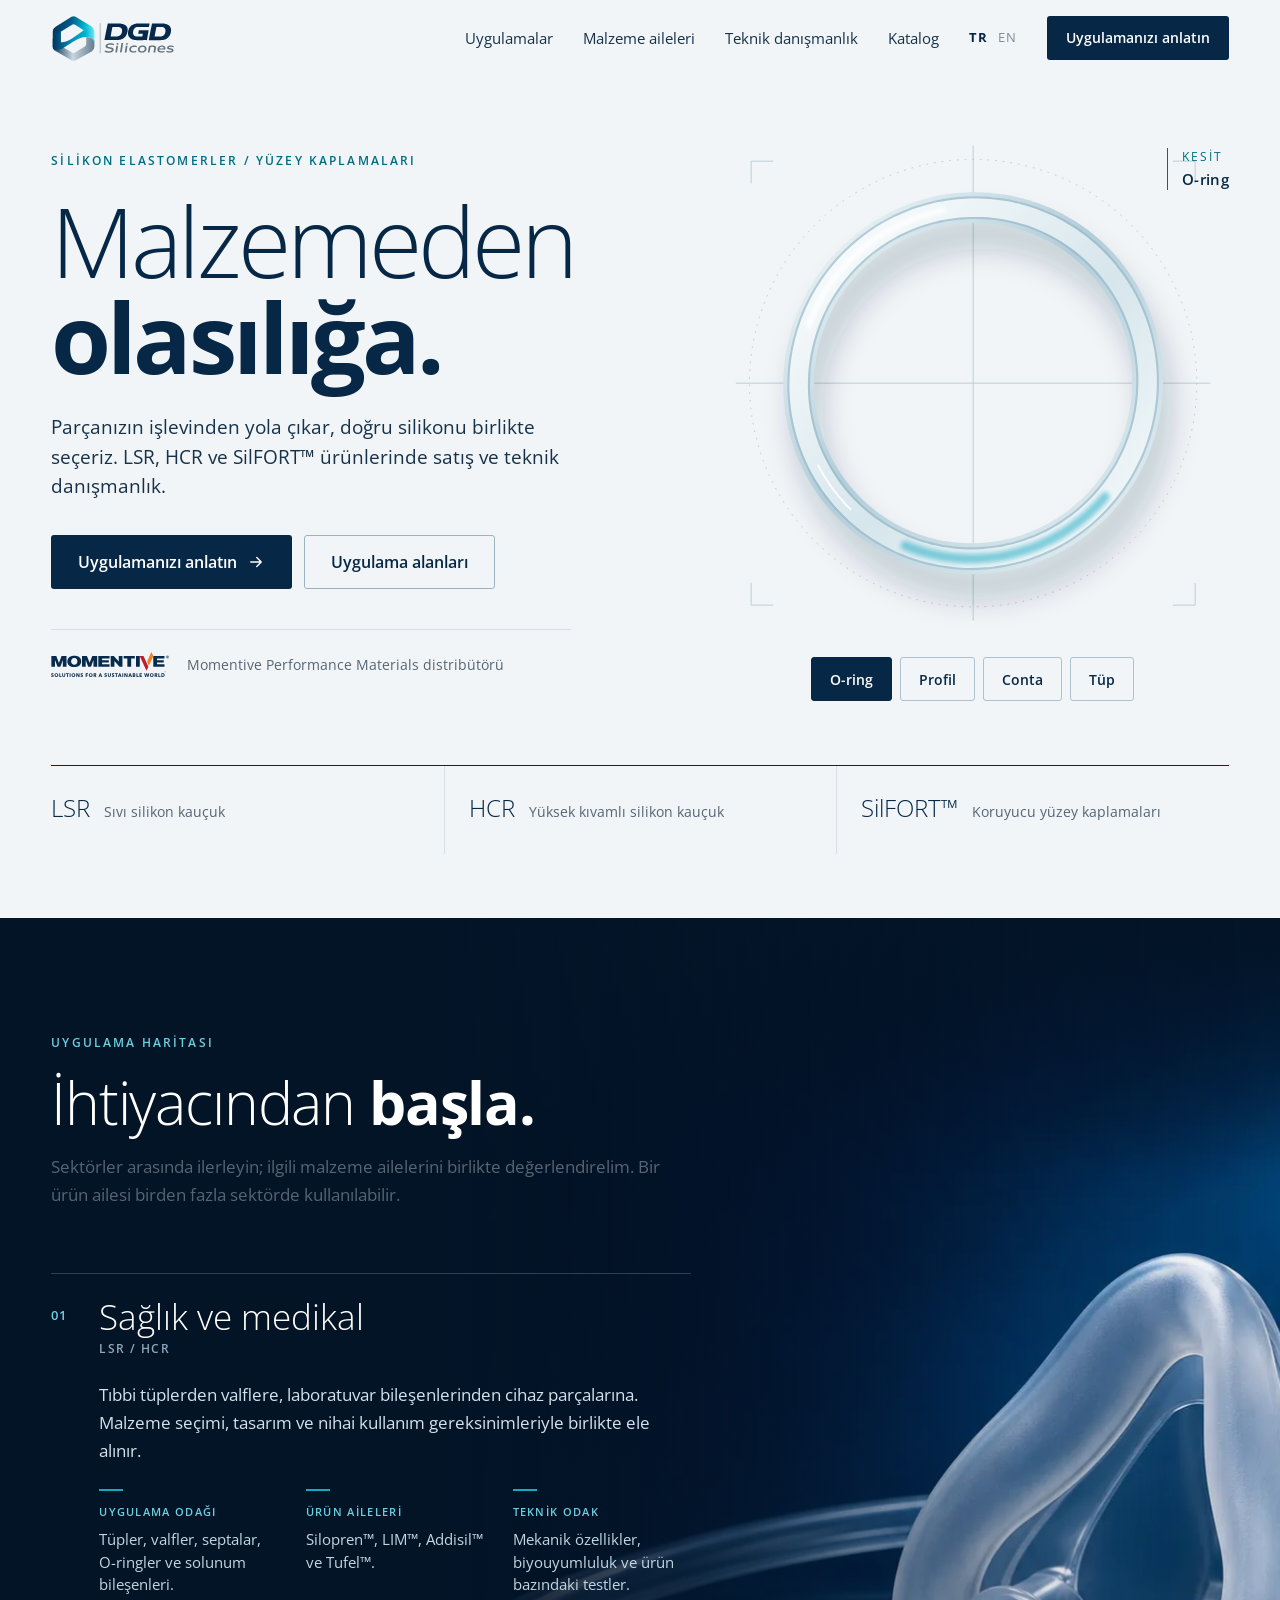
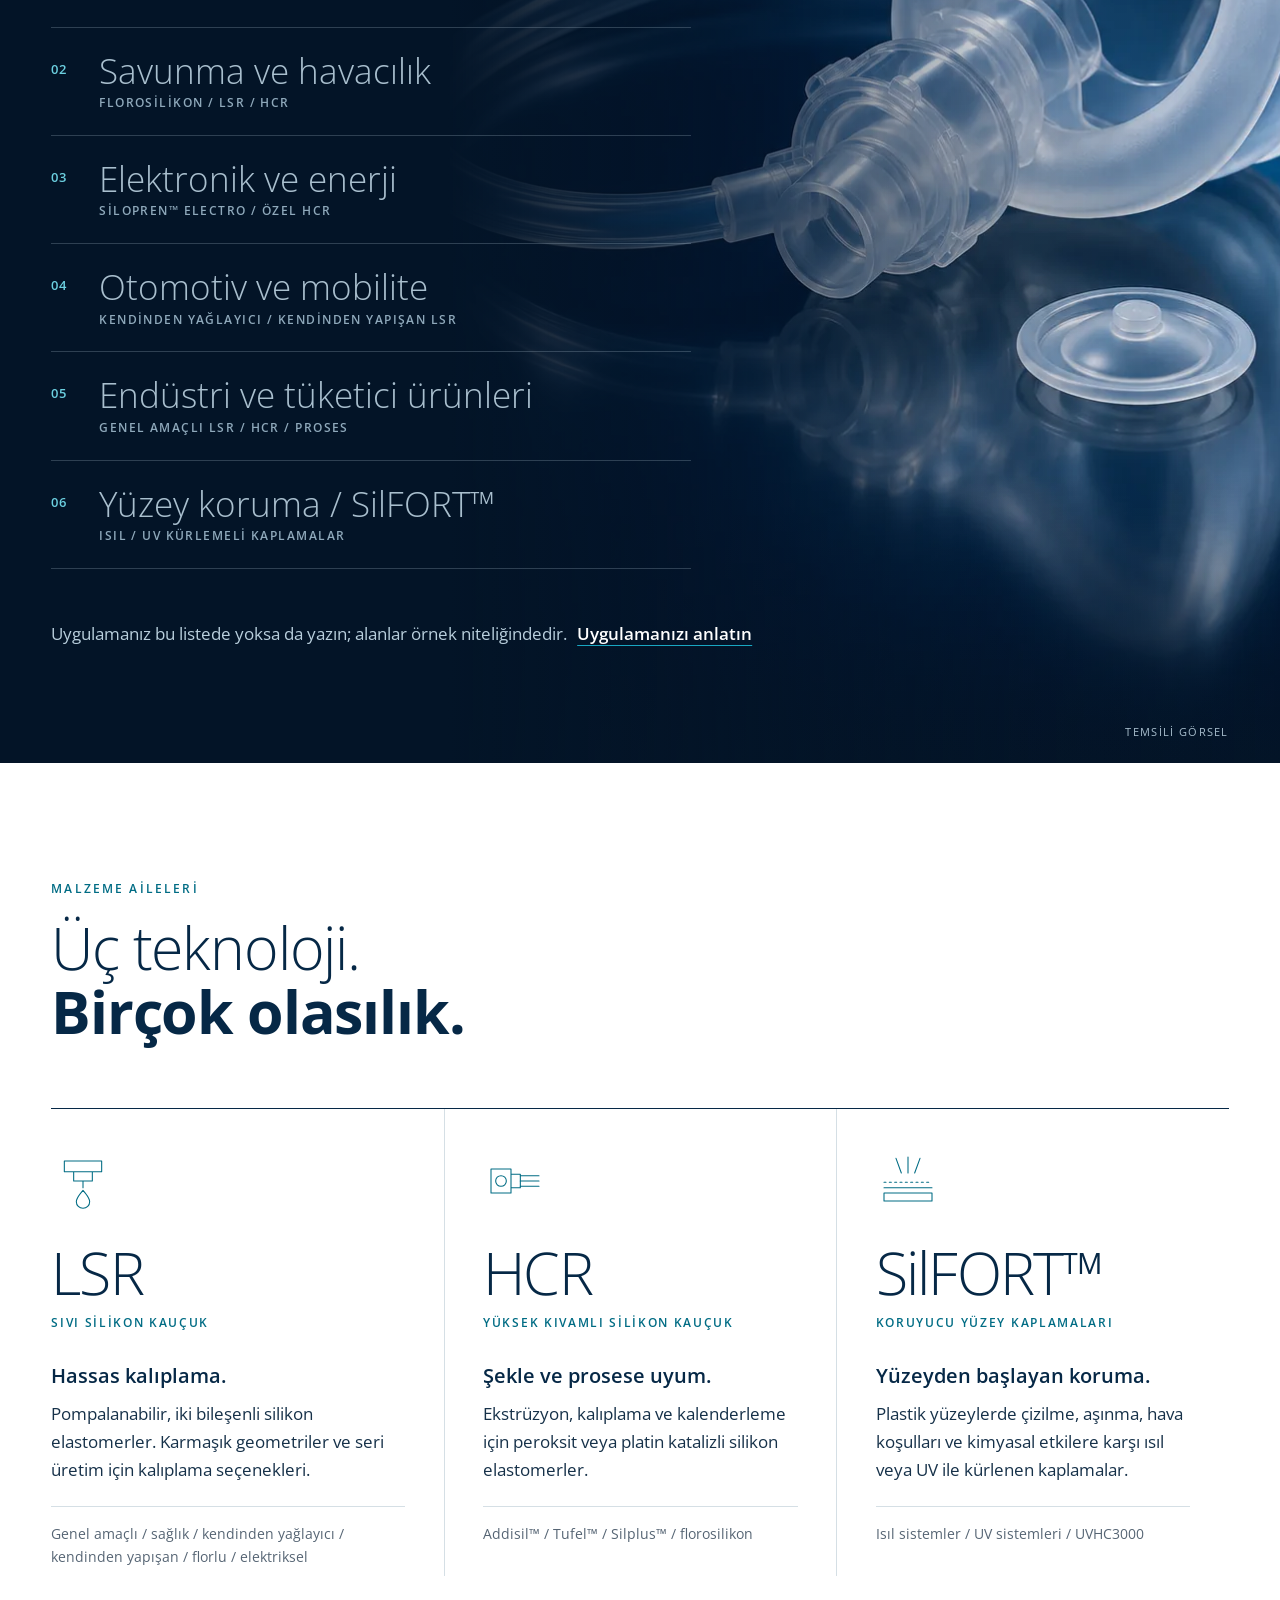
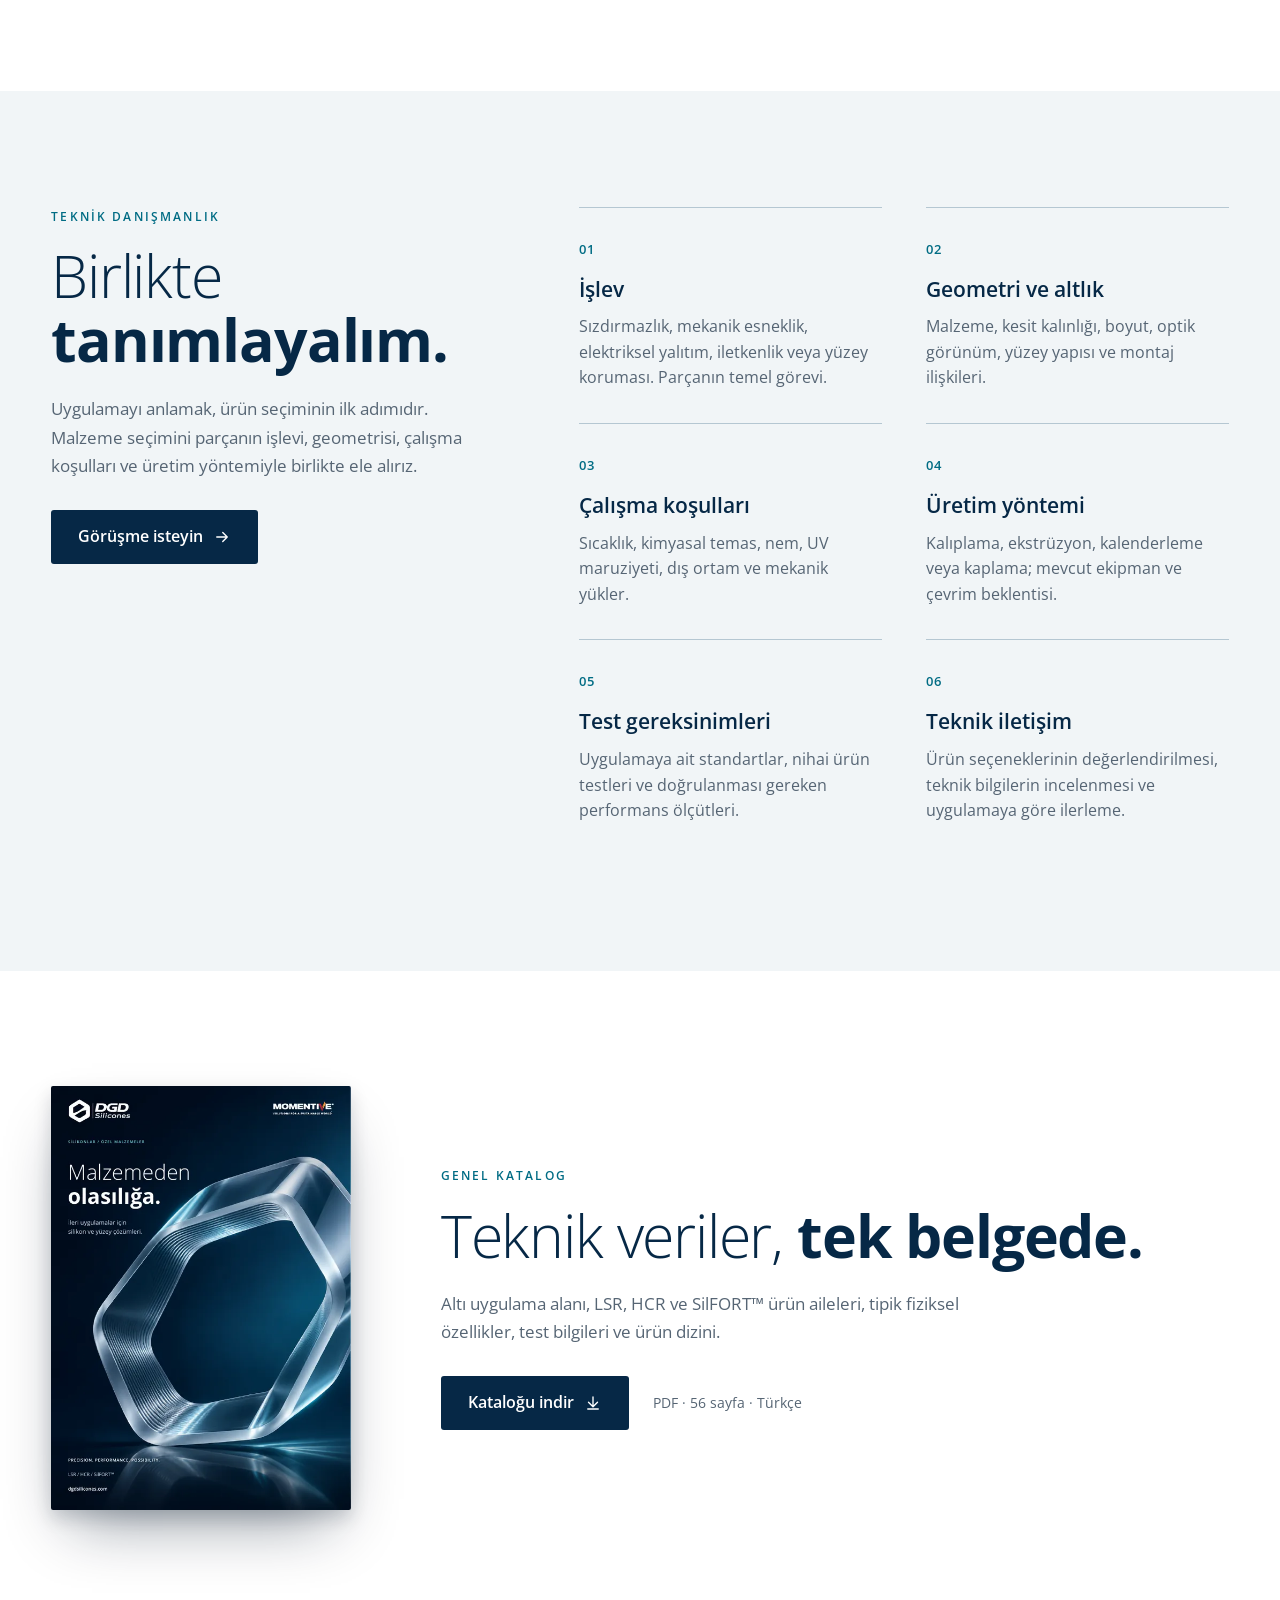
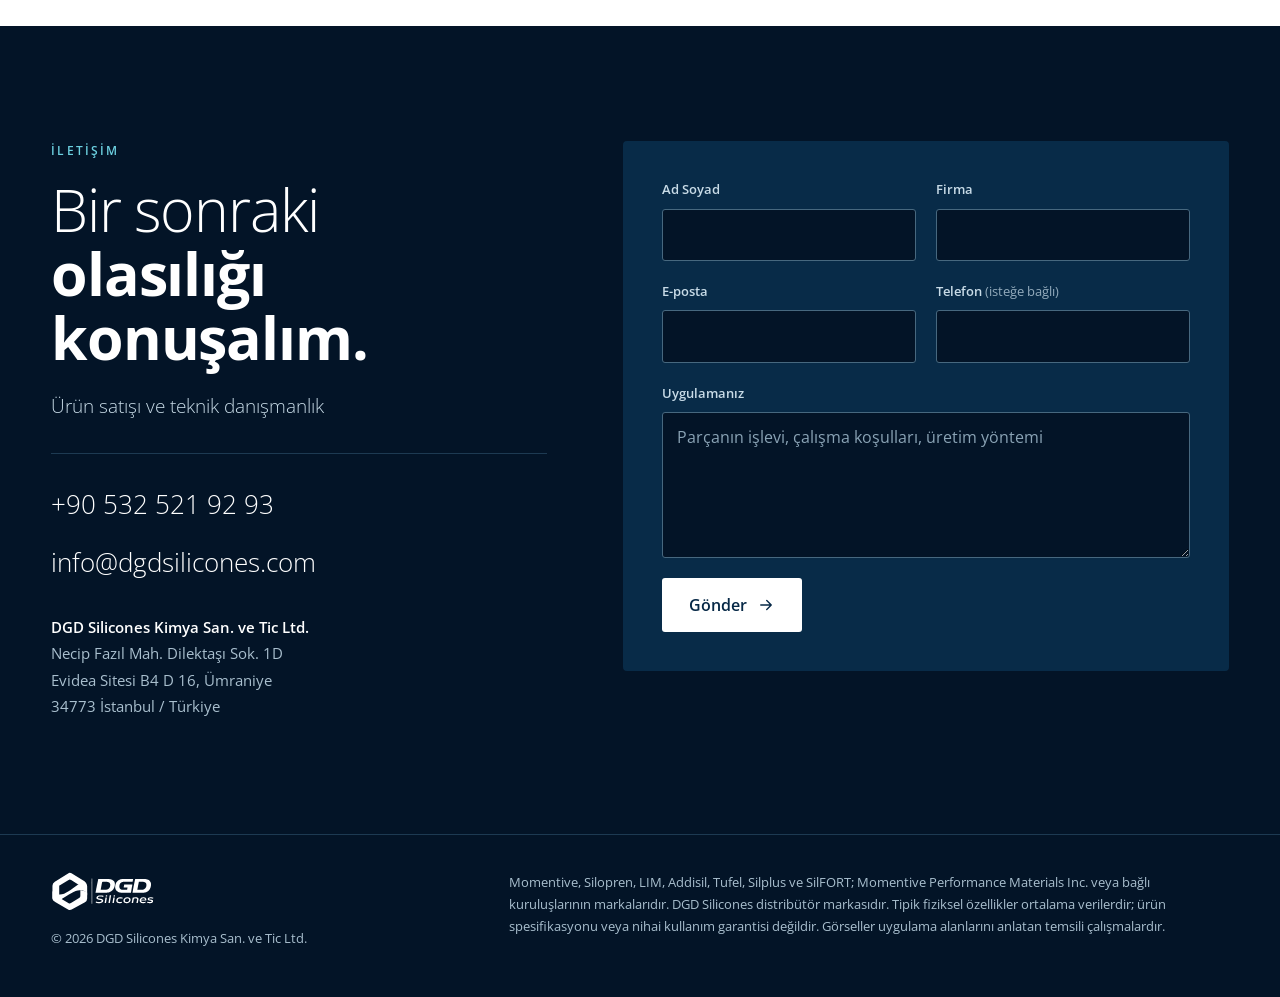
<file: dgd-silicones/index.html>
<!DOCTYPE html>
<html lang="tr">
<head>
<meta charset="utf-8">
<meta name="viewport" content="width=device-width, initial-scale=1">
<title>DGD Silicones | Silikon elastomerler ve yüzey kaplamaları</title>
<meta name="robots" content="noindex">
<meta name="description" content="DGD Silicones, Momentive Performance Materials distribütörü olarak LSR ve HCR silikon elastomerler ile SilFORT koruyucu kaplamalarda ürün satışı ve teknik danışmanlık sunar.">
<link rel="preload" href="fonts/os-latin-300.woff2" as="font" type="font/woff2" crossorigin>
<link rel="stylesheet" href="css/site.css">
</head>
<body>
<a class="skip" href="#icerik">İçeriğe geç</a>

<header class="top" id="top">
  <div class="top__in">
    <a class="top__logo" href="#icerik" aria-label="DGD Silicones ana sayfa"><img src="img/dgd-color.svg" alt="DGD Silicones" width="126" height="48"></a>
    <button class="top__burger" type="button" aria-expanded="false" aria-controls="menu"><span class="top__burger-lines" aria-hidden="true"></span><span class="sr">Menü</span></button>
    <nav class="menu" id="menu" aria-label="Ana menü">
      <a href="#uygulamalar">Uygulamalar</a>
      <a href="#malzemeler">Malzeme aileleri</a>
      <a href="#danismanlik">Teknik danışmanlık</a>
      <a href="#katalog">Katalog</a>
      <span class="menu__lang" aria-label="Dil"><span aria-current="true">TR</span><span class="menu__lang-off" title="İngilizce sürüm hazırlanıyor">EN</span></span>
      <a class="btn btn--ink btn--sm" href="#iletisim">Uygulamanızı anlatın</a>
    </nav>
  </div>
</header>

<main id="icerik">

<section class="hero">
  <div class="wrap hero__in">
    <div class="hero__text">
      <p class="eyebrow">Silikon elastomerler / Yüzey kaplamaları</p>
      <h1>Malzemeden <strong>olasılığa.</strong></h1>
      <p class="hero__lead">Parçanızın işlevinden yola çıkar, doğru silikonu birlikte seçeriz. LSR, HCR ve SilFORT™ ürünlerinde satış ve teknik danışmanlık.</p>
      <div class="hero__cta">
        <a class="btn btn--ink" href="#iletisim">Uygulamanızı anlatın <svg aria-hidden="true" viewBox="0 0 24 24"><path d="M5 12h14M13 6l6 6-6 6"/></svg></a>
        <a class="btn btn--line" href="#uygulamalar">Uygulama alanları</a>
      </div>
      <p class="hero__dist"><img src="img/momentive-dark.svg" alt="Momentive" width="118" height="25"><span>Momentive Performance Materials distribütörü</span></p>
    </div>

    <div class="spec" id="spec">
      <div class="spec__stage">
        <svg class="spec__svg" viewBox="0 0 600 600" role="img" aria-labelledby="spec-title">
          <title id="spec-title">Silikon parça kesiti: seçilen biçime göre değişir</title>
          <defs>
            <linearGradient id="g-body" x1="0" y1="0" x2="1" y2="1"><stop offset="0" stop-color="#F4F9FB"/><stop offset=".45" stop-color="#B2CDD9"/><stop offset="1" stop-color="#E6F0F4"/></linearGradient>
            <linearGradient id="g-core" x1="0" y1="0" x2="1" y2="1"><stop offset="0" stop-color="#FFFFFF"/><stop offset=".55" stop-color="#D6E6EC"/><stop offset="1" stop-color="#F8FBFC"/></linearGradient>
            <filter id="f-shadow" x="-30%" y="-30%" width="160%" height="170%"><feGaussianBlur stdDeviation="16"/></filter>
            <filter id="f-soft" x="-10%" y="-10%" width="120%" height="120%"><feGaussianBlur stdDeviation="2.2"/></filter>
          </defs>
          <g class="spec__grid" aria-hidden="true">
            <path d="M300 22v556M22 300h556"/>
            <circle cx="300" cy="300" r="262"/>
            <path d="M40 40h26M40 40v26M560 40h-26M560 40v26M40 560h26M40 560v-26M560 560h-26M560 560v-26"/>
          </g>
          <g aria-hidden="true">
            <path id="s-shadow" fill="none" stroke="#062846" stroke-opacity=".2" stroke-linejoin="round" filter="url(#f-shadow)" transform="translate(10 30)"/>
            <path id="s-body" fill="none" stroke="url(#g-body)" stroke-linejoin="round"/>
            <path id="s-edge" fill="none" stroke="#8FB3C3" stroke-opacity=".55" stroke-linejoin="round"/>
            <path id="s-core" fill="none" stroke="url(#g-core)" stroke-linejoin="round"/>
            <path id="s-teal" fill="none" stroke="#19A7C2" stroke-opacity=".5" stroke-linecap="round" pathLength="100" stroke-dasharray="20 80" stroke-dashoffset="-36" filter="url(#f-soft)"/>
            <path id="s-hi" fill="none" stroke="#FFFFFF" stroke-linecap="round" pathLength="100" stroke-dasharray="17 83" stroke-dashoffset="-80" filter="url(#f-soft)"/>
            <path id="s-hi2" fill="none" stroke="#FFFFFF" stroke-opacity=".9" stroke-linecap="round" pathLength="100" stroke-dasharray="5 95" stroke-dashoffset="-62"/>
          </g>
        </svg>
        <p class="spec__tag" aria-hidden="true"><span>Kesit</span><b id="spec-name">O-ring</b></p>
      </div>
      <div class="spec__tabs" role="group" aria-label="Parça biçimi">
        <button type="button" data-shape="0" aria-pressed="true">O-ring</button>
        <button type="button" data-shape="1" aria-pressed="false">Profil</button>
        <button type="button" data-shape="2" aria-pressed="false">Conta</button>
        <button type="button" data-shape="3" aria-pressed="false">Tüp</button>
      </div>
    </div>
  </div>

  <div class="wrap">
    <ul class="fam-strip" aria-label="Malzeme aileleri">
      <li><a href="#malzemeler"><b>LSR</b><span>Sıvı silikon kauçuk</span></a></li>
      <li><a href="#malzemeler"><b>HCR</b><span>Yüksek kıvamlı silikon kauçuk</span></a></li>
      <li><a href="#malzemeler"><b>SilFORT™</b><span>Koruyucu yüzey kaplamaları</span></a></li>
    </ul>
  </div>
</section>

<section class="apps" id="uygulamalar" aria-labelledby="apps-h">
  <div class="apps__bg" id="apps-bg" aria-hidden="true">
    <img class="is-on" src="img/health.webp" alt="" width="1086" height="1448">
    <img src="img/defense.webp" alt="" width="1086" height="1448" loading="lazy">
    <img src="img/electronics.webp" alt="" width="1086" height="1448" loading="lazy">
    <img src="img/mobility.webp" alt="" width="1086" height="1448" loading="lazy">
    <img src="img/industry.webp" alt="" width="1086" height="1448" loading="lazy">
    <img src="img/coatings.webp" alt="" width="1086" height="1448" loading="lazy">
  </div>
  <div class="wrap">
    <div class="sec-head sec-head--dark">
      <p class="eyebrow">Uygulama haritası</p>
      <h2 id="apps-h">İhtiyacından <strong>başla.</strong></h2>
      <p>Sektörler arasında ilerleyin; ilgili malzeme ailelerini birlikte değerlendirelim. Bir ürün ailesi birden fazla sektörde kullanılabilir.</p>
    </div>

    <div class="apps__grid">
      <ol class="apps__list" id="apps-list">
        <li class="app is-on">
          <button type="button" class="app__btn" aria-expanded="true" aria-controls="app-0"><span class="app__no">01</span><span class="app__name">Sağlık ve medikal</span><span class="app__fam">LSR / HCR</span></button>
          <div class="app__body" id="app-0">
            <img class="app__img" src="img/health.webp" alt="Saydam silikon solunum maskesi, tüp ve valf" width="1086" height="1448" loading="lazy">
            <p>Tıbbi tüplerden valflere, laboratuvar bileşenlerinden cihaz parçalarına. Malzeme seçimi, tasarım ve nihai kullanım gereksinimleriyle birlikte ele alınır.</p>
            <dl><div><dt>Uygulama odağı</dt><dd>Tüpler, valfler, septalar, O-ringler ve solunum bileşenleri.</dd></div><div><dt>Ürün aileleri</dt><dd>Silopren™, LIM™, Addisil™ ve Tufel™.</dd></div><div><dt>Teknik odak</dt><dd>Mekanik özellikler, biyouyumluluk ve ürün bazındaki testler.</dd></div></dl>
          </div>
        </li>
        <li class="app">
          <button type="button" class="app__btn" aria-expanded="false" aria-controls="app-1"><span class="app__no">02</span><span class="app__name">Savunma ve havacılık</span><span class="app__fam">Florosilikon / LSR / HCR</span></button>
          <div class="app__body" id="app-1">
            <img class="app__img" src="img/defense.webp" alt="Uçak motoru önünde silikon ve florosilikon contalar" width="1086" height="1448" loading="lazy">
            <p>Sızdırmazlık, yapıştırma ve yalıtım ihtiyaçlarını; kimyasal temas, sıcaklık ve parça geometrisi üzerinden değerlendiren bir malzeme yaklaşımı.</p>
            <dl><div><dt>Uygulama odağı</dt><dd>Profiller, contalar, kapı sızdırmazlık elemanları ve özel parçalar.</dd></div><div><dt>Ürün aileleri</dt><dd>Florlu LSR ve florosilikon HCR seçenekleri.</dd></div><div><dt>Teknik odak</dt><dd>Akışkan teması, mekanik beklentiler ve üretim yöntemi.</dd></div></dl>
          </div>
        </li>
        <li class="app">
          <button type="button" class="app__btn" aria-expanded="false" aria-controls="app-2"><span class="app__no">03</span><span class="app__name">Elektronik ve enerji</span><span class="app__fam">Silopren™ Electro / Özel HCR</span></button>
          <div class="app__body" id="app-2">
            <img class="app__img" src="img/electronics.webp" alt="Elektronik kart üzerinde optik berraklıkta silikon mercek" width="1086" height="1448" loading="lazy">
            <p>Elektriksel yalıtım, iletkenlik, optik berraklık ve hassas sızdırmazlık. Cihazlardan enerji altyapısına uzanan farklı malzeme gereksinimleri.</p>
            <dl><div><dt>Uygulama odağı</dt><dd>Optik ve aydınlatma, elektronik contalar, kablo aksesuarları.</dd></div><div><dt>Ürün aileleri</dt><dd>Silopren™ Electro ve elektriksel işlevli HCR.</dd></div><div><dt>Teknik odak</dt><dd>İz oluşumu dayanımı, direnç verileri ve proses koşulları.</dd></div></dl>
          </div>
        </li>
        <li class="app">
          <button type="button" class="app__btn" aria-expanded="false" aria-controls="app-3"><span class="app__no">04</span><span class="app__name">Otomotiv ve mobilite</span><span class="app__fam">Kendinden yağlayıcı / Kendinden yapışan LSR</span></button>
          <div class="app__body" id="app-3">
            <img class="app__img" src="img/mobility.webp" alt="Otomobil farı ve silikon sızdırmazlık profili" width="1086" height="1448" loading="lazy">
            <p>Bağlantı elemanı keçeleri, contalar, diyaframlar ve çok bileşenli parçalar. İşlev, montaj ilişkisi ve seri üretim beklentisi bir arada.</p>
            <dl><div><dt>Uygulama odağı</dt><dd>Konnektör keçeleri, O-ringler, hortumlar ve özel contalar.</dd></div><div><dt>Ürün aileleri</dt><dd>Kendinden yağlayıcı ve kendinden yapışan Silopren™ LSR.</dd></div><div><dt>Teknik odak</dt><dd>Kalıcı basma seti, yapışma ve kalıplama yöntemi.</dd></div></dl>
          </div>
        </li>
        <li class="app">
          <button type="button" class="app__btn" aria-expanded="false" aria-controls="app-4"><span class="app__no">05</span><span class="app__name">Endüstri ve tüketici ürünleri</span><span class="app__fam">Genel amaçlı LSR / HCR / Proses</span></button>
          <div class="app__body" id="app-4">
            <img class="app__img" src="img/industry.webp" alt="Silikon körük, halka ve hortum" width="1086" height="1448" loading="lazy">
            <p>Otomasyona uygun kalıplama, sürekli profiller, tekstil kaplamaları ve günlük ürünler. Farklı işlevleri bir araya getiren geniş bir silikon portföyü.</p>
            <dl><div><dt>Uygulama odağı</dt><dd>Membranlar, profiller, mutfak ve bebek bakım ürünleri.</dd></div><div><dt>Ürün aileleri</dt><dd>Silopren™, Addisil™, Tufel™ ve Silplus™.</dd></div><div><dt>Teknik odak</dt><dd>Sertlik, mekanik özellikler, renk ve üretim prosesi.</dd></div></dl>
          </div>
        </li>
        <li class="app">
          <button type="button" class="app__btn" aria-expanded="false" aria-controls="app-5"><span class="app__no">06</span><span class="app__name">Yüzey koruma / SilFORT™</span><span class="app__fam">Isıl / UV kürlemeli kaplamalar</span></button>
          <div class="app__body" id="app-5">
            <img class="app__img" src="img/coatings.webp" alt="Kaplamalı saydam far camı" width="1086" height="1448" loading="lazy">
            <p>Saydamlığın ve yüzey kalitesinin korunduğu uygulamalar için. Plastik yüzeylerde çizilme, aşınma, hava koşulları ve kimyasal etkilere karşı kaplamalar.</p>
            <dl><div><dt>Uygulama odağı</dt><dd>Far lensleri, ekran kapakları, vizörler, levhalar ve film.</dd></div><div><dt>Ürün aileleri</dt><dd>Isıyla veya UV ile kürlenen SilFORT™ sistemleri.</dd></div><div><dt>Teknik odak</dt><dd>Altlık uyumu, kaplama kalınlığı ve kürleme koşulları.</dd></div></dl>
          </div>
        </li>
      </ol>

    </div>

    <p class="apps__more">Uygulamanız bu listede yoksa da yazın; alanlar örnek niteliğindedir. <a href="#iletisim">Uygulamanızı anlatın</a></p>
    <p class="apps__note">Temsili görsel</p>
  </div>
</section>

<section class="fams" id="malzemeler" aria-labelledby="fams-h">
  <div class="wrap">
    <div class="sec-head">
      <p class="eyebrow">Malzeme aileleri</p>
      <h2 id="fams-h">Üç teknoloji. <strong>Birçok olasılık.</strong></h2>
    </div>
    <div class="fams__grid">
      <article class="fam">
        <svg class="fam__ico" viewBox="0 0 96 96" aria-hidden="true"><path d="M20 18h56v16H20zM34 34v14h28V34M48 48v10"/><path d="M48 62c7 8 10 12 10 17a10 10 0 0 1-20 0c0-5 3-9 10-17z"/></svg>
        <h3>LSR</h3>
        <p class="fam__tag">Sıvı silikon kauçuk</p>
        <p class="fam__lead">Hassas kalıplama.</p>
        <p>Pompalanabilir, iki bileşenli silikon elastomerler. Karmaşık geometriler ve seri üretim için kalıplama seçenekleri.</p>
        <p class="fam__list">Genel amaçlı / sağlık / kendinden yağlayıcı / kendinden yapışan / florlu / elektriksel</p>
      </article>
      <article class="fam">
        <svg class="fam__ico" viewBox="0 0 96 96" aria-hidden="true"><path d="M12 30h30v36H12zM42 38h14v20H42"/><path d="M56 40h28M56 48h28M56 56h28"/><circle cx="27" cy="48" r="8"/></svg>
        <h3>HCR</h3>
        <p class="fam__tag">Yüksek kıvamlı silikon kauçuk</p>
        <p class="fam__lead">Şekle ve prosese uyum.</p>
        <p>Ekstrüzyon, kalıplama ve kalenderleme için peroksit veya platin katalizli silikon elastomerler.</p>
        <p class="fam__list">Addisil™ / Tufel™ / Silplus™ / florosilikon</p>
      </article>
      <article class="fam">
        <svg class="fam__ico" viewBox="0 0 96 96" aria-hidden="true"><path d="M12 66h72v12H12z"/><path d="M12 58h72"/><path d="M12 50h72" stroke-dasharray="3 5"/><path d="M30 14l8 22M48 12v24M66 14l-8 22"/></svg>
        <h3>SilFORT™</h3>
        <p class="fam__tag">Koruyucu yüzey kaplamaları</p>
        <p class="fam__lead">Yüzeyden başlayan koruma.</p>
        <p>Plastik yüzeylerde çizilme, aşınma, hava koşulları ve kimyasal etkilere karşı ısıl veya UV ile kürlenen kaplamalar.</p>
        <p class="fam__list">Isıl sistemler / UV sistemleri / UVHC3000</p>
      </article>
    </div>
  </div>
</section>

<section class="cons" id="danismanlik" aria-labelledby="cons-h">
  <div class="wrap cons__in">
    <div class="cons__intro">
      <p class="eyebrow">Teknik danışmanlık</p>
      <h2 id="cons-h">Birlikte <strong>tanımlayalım.</strong></h2>
      <p>Uygulamayı anlamak, ürün seçiminin ilk adımıdır. Malzeme seçimini parçanın işlevi, geometrisi, çalışma koşulları ve üretim yöntemiyle birlikte ele alırız.</p>
      <a class="btn btn--ink" href="#iletisim">Görüşme isteyin <svg aria-hidden="true" viewBox="0 0 24 24"><path d="M5 12h14M13 6l6 6-6 6"/></svg></a>
    </div>
    <ol class="cons__list">
      <li><span>01</span><h3>İşlev</h3><p>Sızdırmazlık, mekanik esneklik, elektriksel yalıtım, iletkenlik veya yüzey koruması. Parçanın temel görevi.</p></li>
      <li><span>02</span><h3>Geometri ve altlık</h3><p>Malzeme, kesit kalınlığı, boyut, optik görünüm, yüzey yapısı ve montaj ilişkileri.</p></li>
      <li><span>03</span><h3>Çalışma koşulları</h3><p>Sıcaklık, kimyasal temas, nem, UV maruziyeti, dış ortam ve mekanik yükler.</p></li>
      <li><span>04</span><h3>Üretim yöntemi</h3><p>Kalıplama, ekstrüzyon, kalenderleme veya kaplama; mevcut ekipman ve çevrim beklentisi.</p></li>
      <li><span>05</span><h3>Test gereksinimleri</h3><p>Uygulamaya ait standartlar, nihai ürün testleri ve doğrulanması gereken performans ölçütleri.</p></li>
      <li><span>06</span><h3>Teknik iletişim</h3><p>Ürün seçeneklerinin değerlendirilmesi, teknik bilgilerin incelenmesi ve uygulamaya göre ilerleme.</p></li>
    </ol>
  </div>
</section>

<section class="cat" id="katalog" aria-labelledby="cat-h">
  <div class="wrap cat__in">
    <img class="cat__cover" src="img/katalog-kapak.webp" alt="DGD Silicones Genel Katalog kapağı" width="560" height="792" loading="lazy">
    <div class="cat__text">
      <p class="eyebrow">Genel katalog</p>
      <h2 id="cat-h">Teknik veriler, <strong>tek belgede.</strong></h2>
      <p>Altı uygulama alanı, LSR, HCR ve SilFORT™ ürün aileleri, tipik fiziksel özellikler, test bilgileri ve ürün dizini.</p>
      <p class="cat__act"><a class="btn btn--ink" id="cat-btn" href="#katalog">Kataloğu indir <svg aria-hidden="true" viewBox="0 0 24 24"><path d="M12 4v12M6 11l6 6 6-6M5 20h14"/></svg></a><span>PDF · 56 sayfa · Türkçe</span></p>
      <p class="cat__note" id="cat-note" role="status" hidden>Önizleme sürümü: PDF, site yayına alınırken eklenecek.</p>
    </div>
  </div>
</section>

<section class="contact" id="iletisim" aria-labelledby="con-h">
  <div class="wrap contact__in">
    <div class="contact__info">
      <p class="eyebrow">İletişim</p>
      <h2 id="con-h">Bir sonraki <strong>olasılığı konuşalım.</strong></h2>
      <p class="contact__sub">Ürün satışı ve teknik danışmanlık</p>
      <p class="contact__lines"><a href="tel:+905325219293">+90 532 521 92 93</a><a href="mailto:info@dgdsilicones.com">info@dgdsilicones.com</a></p>
      <address><b>DGD Silicones Kimya San. ve Tic Ltd.</b><br>Necip Fazıl Mah. Dilektaşı Sok. 1D<br>Evidea Sitesi B4 D 16, Ümraniye<br>34773 İstanbul / Türkiye</address>
    </div>
    <form class="form" id="form" novalidate>
      <div class="form__row">
        <p class="field"><label for="f-ad">Ad Soyad</label><input id="f-ad" name="ad" type="text" autocomplete="name" required><span class="field__err" id="e-ad"></span></p>
        <p class="field"><label for="f-firma">Firma</label><input id="f-firma" name="firma" type="text" autocomplete="organization"></p>
      </div>
      <div class="form__row">
        <p class="field"><label for="f-eposta">E-posta</label><input id="f-eposta" name="eposta" type="email" autocomplete="email" required><span class="field__err" id="e-eposta"></span></p>
        <p class="field"><label for="f-tel">Telefon <i>(isteğe bağlı)</i></label><input id="f-tel" name="tel" type="tel" autocomplete="tel"></p>
      </div>
      <p class="field"><label for="f-mesaj">Uygulamanız</label><textarea id="f-mesaj" name="mesaj" rows="5" required placeholder="Parçanın işlevi, çalışma koşulları, üretim yöntemi"></textarea><span class="field__err" id="e-mesaj"></span></p>
      <div class="form__foot">
        <button class="btn btn--light" type="submit">Gönder <svg aria-hidden="true" viewBox="0 0 24 24"><path d="M5 12h14M13 6l6 6-6 6"/></svg></button>
        <p class="form__state" id="form-state" role="status" aria-live="polite"></p>
      </div>
    </form>
  </div>

  <footer class="foot">
    <div class="wrap foot__in">
      <div><img src="img/dgd-white.svg" alt="DGD Silicones" width="105" height="40" loading="lazy"><p>© 2026 DGD Silicones Kimya San. ve Tic Ltd.</p></div>
      <p>Momentive, Silopren, LIM, Addisil, Tufel, Silplus ve SilFORT; Momentive Performance Materials Inc. veya bağlı kuruluşlarının markalarıdır. DGD Silicones distribütör markasıdır. Tipik fiziksel özellikler ortalama verilerdir; ürün spesifikasyonu veya nihai kullanım garantisi değildir. Görseller uygulama alanlarını anlatan temsili çalışmalardır.</p>
    </div>
  </footer>
</section>

</main>
<script src="js/site.js"></script>
</body>
</html>
</file>
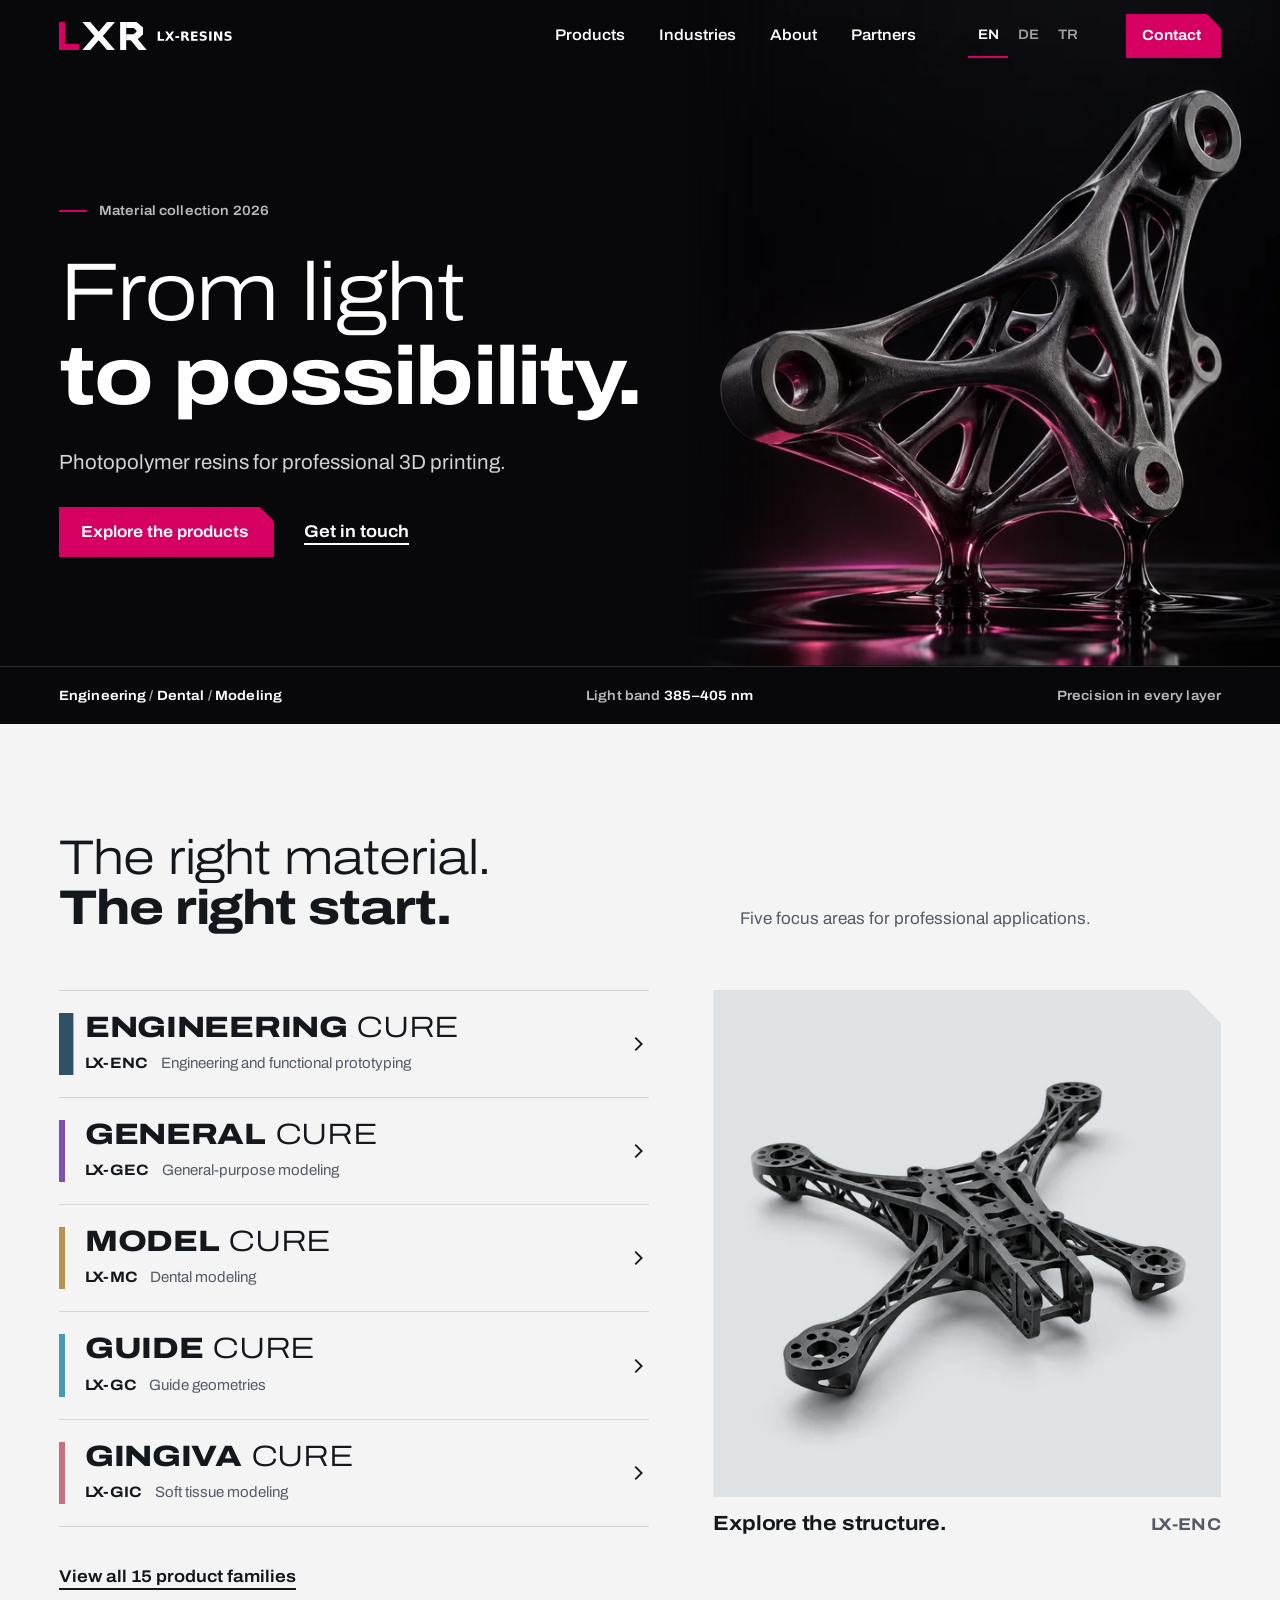
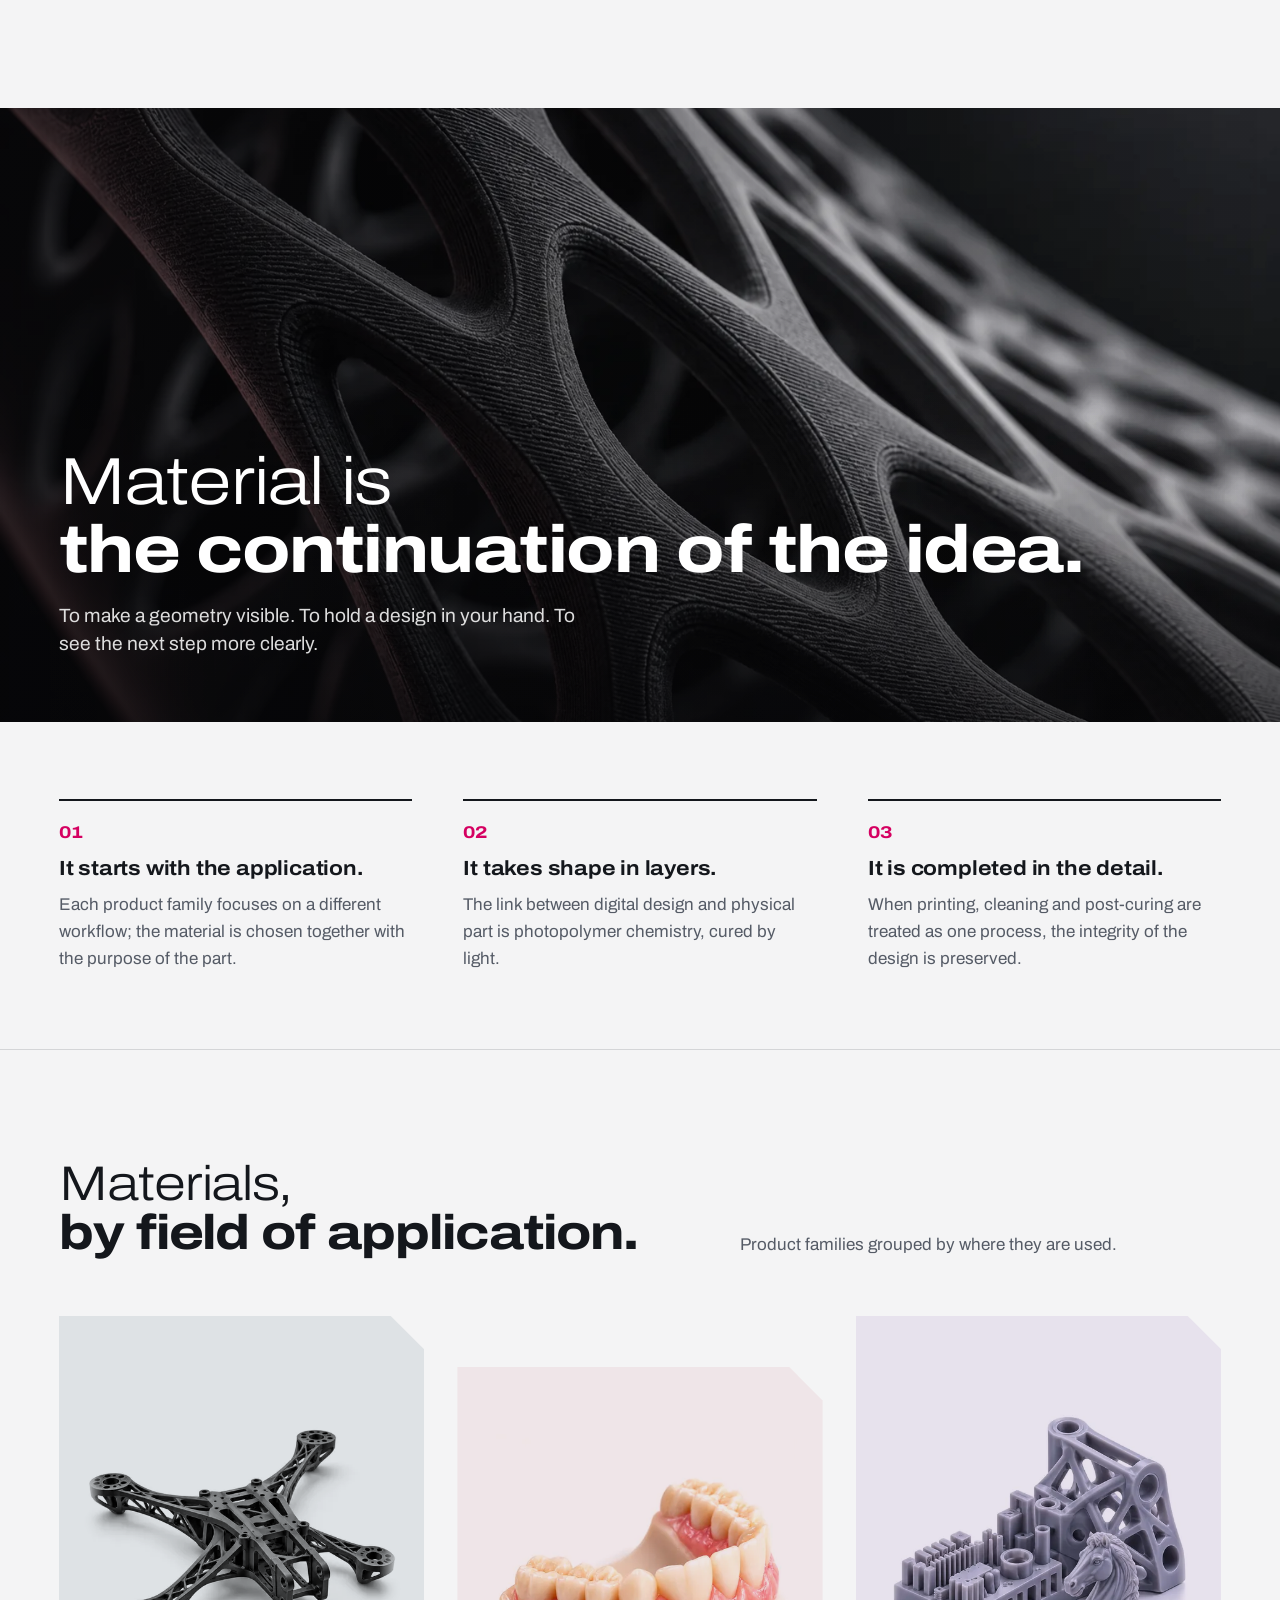
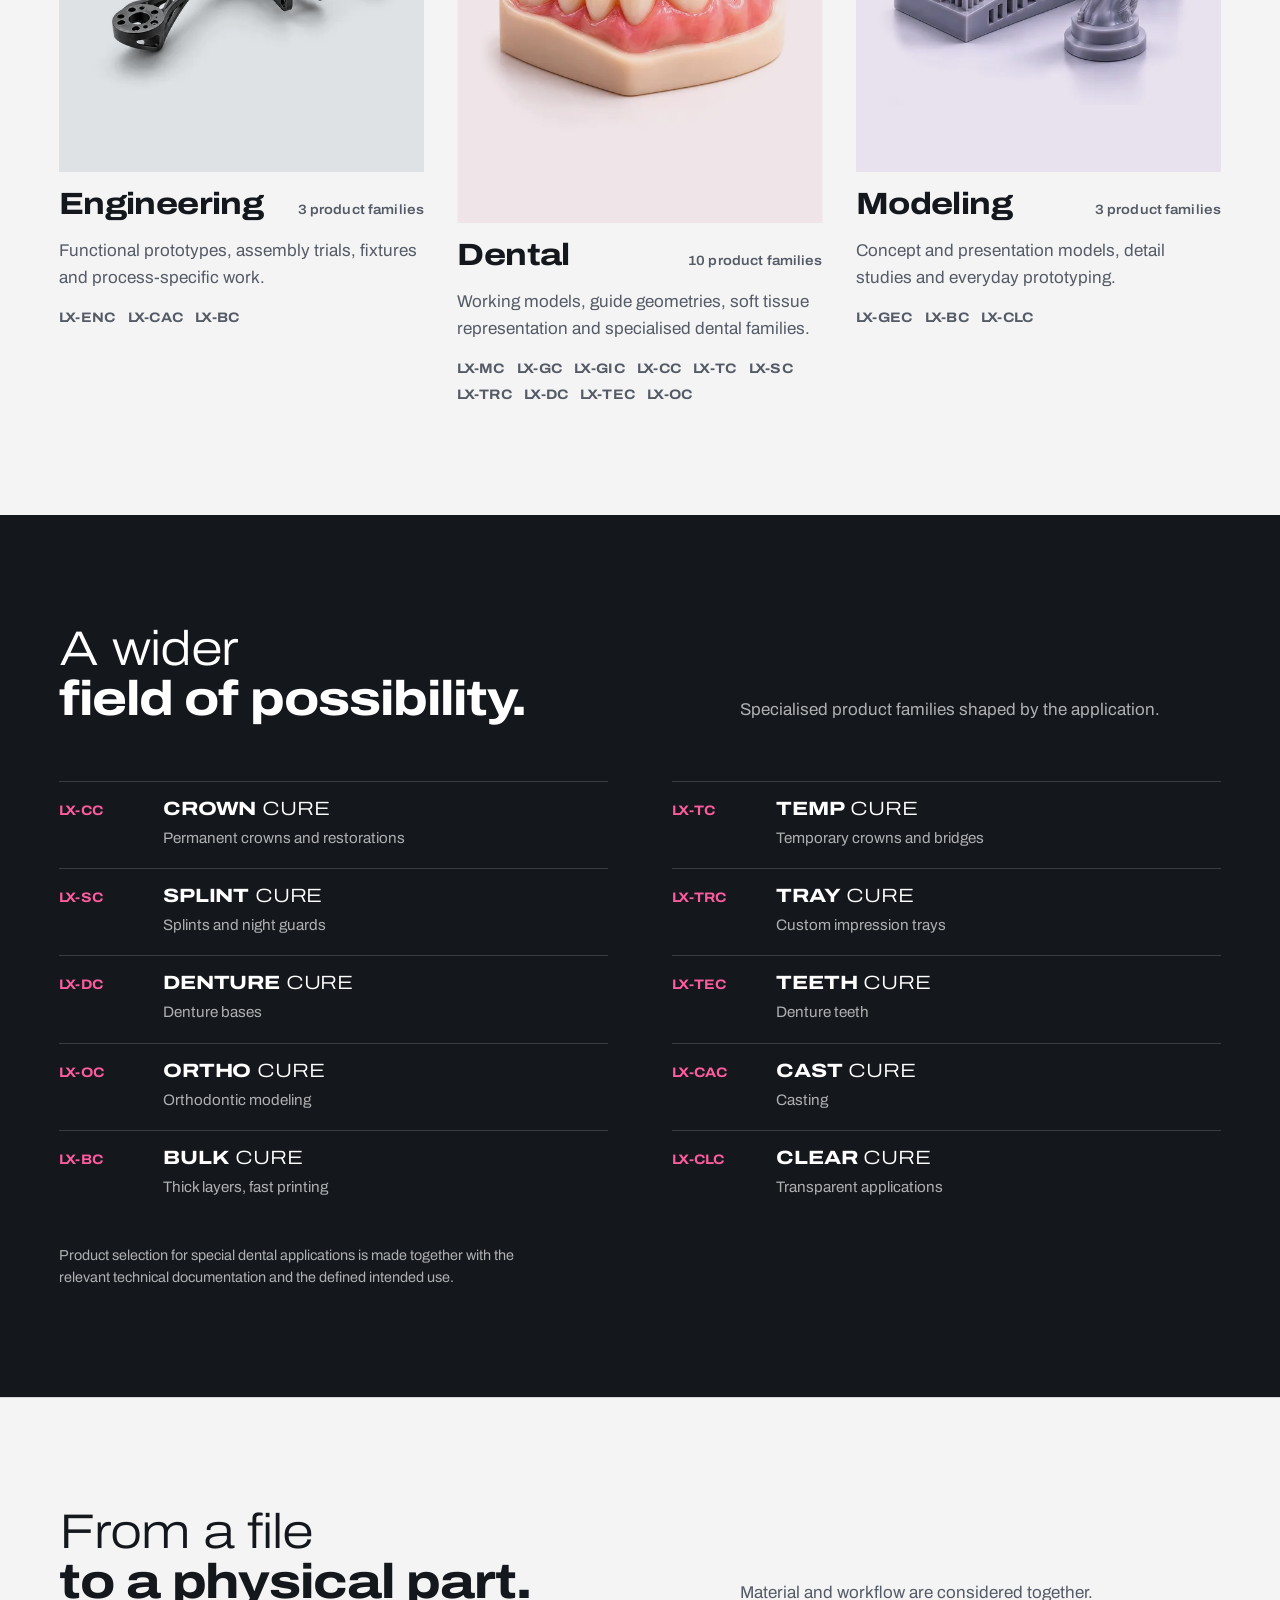
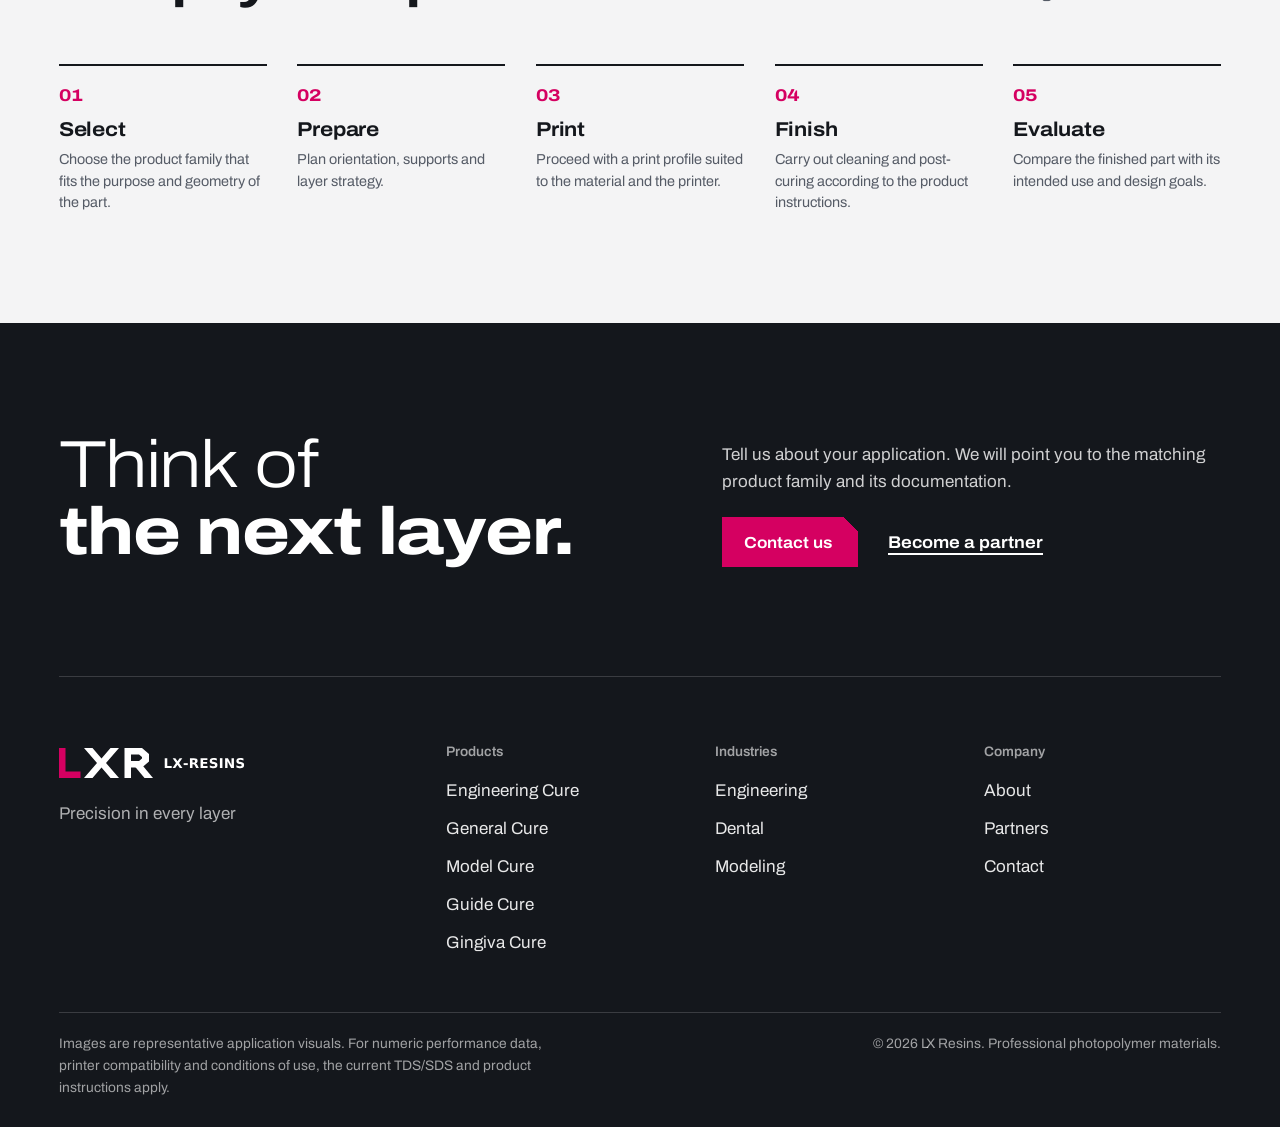
<file: lx-resins/index.html>
<!DOCTYPE html>
<html lang="en">
<head>
<meta charset="utf-8">
<meta name="viewport" content="width=device-width, initial-scale=1">
<title>LX Resins</title>
<meta name="description" content="Photopolymer resins for professional 3D printing in engineering, dental and modeling work.">
<meta name="theme-color" content="#14171C">
<meta property="og:site_name" content="LX Resins">
<meta property="og:type" content="website">
<link rel="icon" href="data:image/svg+xml,%3Csvg xmlns='http://www.w3.org/2000/svg' viewBox='0 0 64 64'%3E%3Crect width='64' height='64' fill='%2314171C'/%3E%3Cpolygon fill='%23D50061' points='18,12 28,12 28,42 48,42 48,52 18,52'/%3E%3C/svg%3E">
<link rel="preload" href="assets/fonts/archivo-latin-wdth-normal.woff2" as="font" type="font/woff2" crossorigin>
<link rel="stylesheet" href="assets/site.css">
</head>
<body>
<a class="skip" href="#main">Skip to content</a>
<header class="hdr" id="hdr"></header>
<div class="mm" id="mm" data-open="false"></div>
<main id="main" tabindex="-1"></main>
<div id="foot"></div>
<noscript>
  <div style="max-width:40em;margin:120px auto;padding:0 24px;font-family:Arial,sans-serif">
    <h1>LX Resins</h1>
    <p>Photopolymer resins for professional 3D printing: engineering, dental and modeling. This site needs JavaScript to display its pages.</p>
  </div>
</noscript>
<script src="assets/content.js"></script>
<script src="assets/app.js"></script>
</body>
</html>
</file>
<file: dgd-silicones/css/site.css>
@font-face{font-family:'Open Sans';font-style:normal;font-weight:300;font-display:swap;src:url(../fonts/os-latin-ext-300.woff2) format('woff2');unicode-range:U+0100-02BA,U+02BD-02C5,U+02C7-02CC,U+02CE-02D7,U+02DD-02FF,U+0304,U+0308,U+0329,U+1D00-1DBF,U+1E00-1E9F,U+1EF2-1EFF,U+2020,U+20A0-20AB,U+20AD-20C0,U+2113,U+2C60-2C7F,U+A720-A7FF}
@font-face{font-family:'Open Sans';font-style:normal;font-weight:300;font-display:swap;src:url(../fonts/os-latin-300.woff2) format('woff2');unicode-range:U+0000-00FF,U+0131,U+0152-0153,U+02BB-02BC,U+02C6,U+02DA,U+02DC,U+0304,U+0308,U+0329,U+2000-206F,U+20AC,U+2122,U+2191,U+2193,U+2212,U+2215,U+FEFF,U+FFFD}
@font-face{font-family:'Open Sans';font-style:normal;font-weight:400;font-display:swap;src:url(../fonts/os-latin-ext-400.woff2) format('woff2');unicode-range:U+0100-02BA,U+02BD-02C5,U+02C7-02CC,U+02CE-02D7,U+02DD-02FF,U+0304,U+0308,U+0329,U+1D00-1DBF,U+1E00-1E9F,U+1EF2-1EFF,U+2020,U+20A0-20AB,U+20AD-20C0,U+2113,U+2C60-2C7F,U+A720-A7FF}
@font-face{font-family:'Open Sans';font-style:normal;font-weight:400;font-display:swap;src:url(../fonts/os-latin-400.woff2) format('woff2');unicode-range:U+0000-00FF,U+0131,U+0152-0153,U+02BB-02BC,U+02C6,U+02DA,U+02DC,U+0304,U+0308,U+0329,U+2000-206F,U+20AC,U+2122,U+2191,U+2193,U+2212,U+2215,U+FEFF,U+FFFD}
@font-face{font-family:'Open Sans';font-style:normal;font-weight:600;font-display:swap;src:url(../fonts/os-latin-ext-600.woff2) format('woff2');unicode-range:U+0100-02BA,U+02BD-02C5,U+02C7-02CC,U+02CE-02D7,U+02DD-02FF,U+0304,U+0308,U+0329,U+1D00-1DBF,U+1E00-1E9F,U+1EF2-1EFF,U+2020,U+20A0-20AB,U+20AD-20C0,U+2113,U+2C60-2C7F,U+A720-A7FF}
@font-face{font-family:'Open Sans';font-style:normal;font-weight:600;font-display:swap;src:url(../fonts/os-latin-600.woff2) format('woff2');unicode-range:U+0000-00FF,U+0131,U+0152-0153,U+02BB-02BC,U+02C6,U+02DA,U+02DC,U+0304,U+0308,U+0329,U+2000-206F,U+20AC,U+2122,U+2191,U+2193,U+2212,U+2215,U+FEFF,U+FFFD}
@font-face{font-family:'Open Sans';font-style:normal;font-weight:700;font-display:swap;src:url(../fonts/os-latin-ext-700.woff2) format('woff2');unicode-range:U+0100-02BA,U+02BD-02C5,U+02C7-02CC,U+02CE-02D7,U+02DD-02FF,U+0304,U+0308,U+0329,U+1D00-1DBF,U+1E00-1E9F,U+1EF2-1EFF,U+2020,U+20A0-20AB,U+20AD-20C0,U+2113,U+2C60-2C7F,U+A720-A7FF}
@font-face{font-family:'Open Sans';font-style:normal;font-weight:700;font-display:swap;src:url(../fonts/os-latin-700.woff2) format('woff2');unicode-range:U+0000-00FF,U+0131,U+0152-0153,U+02BB-02BC,U+02C6,U+02DA,U+02DC,U+0304,U+0308,U+0329,U+2000-206F,U+20AC,U+2122,U+2191,U+2193,U+2212,U+2215,U+FEFF,U+FFFD}
:root{
  --navy:#062846; --ink:#163149; --deep:#031427; --teal:#006C84; --teal-b:#19A7C2; --teal-l:#6CD0E0;
  --mute:#566574; --mist:#F1F5F7; --line:#D5DFE5; --line-d:#1D3A52; --white:#fff;
  --pad:clamp(20px,4vw,56px); --sec:clamp(72px,9vw,136px);
}
*{box-sizing:border-box}
html{scroll-behavior:smooth;scroll-padding-top:84px;-webkit-text-size-adjust:100%}
body{margin:0;font-family:'Open Sans',system-ui,-apple-system,'Segoe UI',sans-serif;font-size:17px;line-height:1.65;color:var(--ink);background:var(--mist);-webkit-font-smoothing:antialiased}
img,svg{display:block;max-width:100%}
img{height:auto}
h1,h2,h3,p,ol,ul,dl,dd{margin:0}
ol,ul{padding:0;list-style:none}
a{color:inherit}
button{font:inherit;color:inherit}
strong{font-weight:700}
:focus-visible{outline:2px solid var(--teal-b);outline-offset:3px;border-radius:2px}
.wrap{max-width:1320px;margin-inline:auto;padding-inline:var(--pad)}
.sr{position:absolute;width:1px;height:1px;overflow:hidden;clip-path:inset(50%);white-space:nowrap}
.skip{position:absolute;left:12px;top:-60px;z-index:50;background:var(--navy);color:#fff;padding:12px 18px;border-radius:3px}
.skip:focus{top:12px}

.eyebrow{font-size:12px;font-weight:600;letter-spacing:.18em;text-transform:uppercase;color:var(--teal)}
h2{font-size:clamp(34px,4.6vw,64px);font-weight:300;line-height:1.08;letter-spacing:-.02em;color:var(--navy);text-wrap:balance}

.btn{display:inline-flex;align-items:center;justify-content:center;gap:10px;min-height:54px;padding:0 26px;border:1px solid transparent;border-radius:3px;font-size:16px;font-weight:600;line-height:1.2;text-decoration:none;cursor:pointer;transition:background-color .2s,border-color .2s,color .2s}
.btn svg{width:18px;height:18px;fill:none;stroke:currentColor;stroke-width:1.8;stroke-linecap:round;stroke-linejoin:round;transition:transform .25s}
.btn:hover svg{transform:translateX(3px)}
.btn--ink{background:var(--navy);color:#fff}.btn--ink:hover{background:#0B3D66}
.btn--line{border-color:#9DB2BF;color:var(--navy)}.btn--line:hover{border-color:var(--navy)}
.btn--light{background:#fff;color:var(--navy)}.btn--light:hover{background:#DDEBF2}
.btn--sm{min-height:44px;padding:0 18px;font-size:14px}

/* header */
.top{position:sticky;top:0;z-index:40;padding-inline:var(--pad)}
.top__in{position:relative;display:flex;align-items:center;justify-content:space-between;gap:24px;max-width:calc(1320px - 2 * var(--pad));margin-inline:auto;min-height:76px;transition:min-height .3s}
.top__in::before{content:"";position:absolute;z-index:-1;inset:7px calc(var(--pad) * -.55);border-radius:14px;background:rgba(255,255,255,.66);border:1px solid rgba(255,255,255,.7);box-shadow:0 14px 34px -16px rgba(3,20,39,.4);backdrop-filter:blur(18px) saturate(1.5);-webkit-backdrop-filter:blur(18px) saturate(1.5);opacity:0;transition:opacity .3s}
.top.is-stuck .top__in::before{opacity:1}
.top__logo img{width:126px;height:auto}
.menu{display:flex;align-items:center;gap:30px;font-size:15px}
.menu a:not(.btn){text-decoration:none;color:var(--ink);padding:12px 0;position:relative}
.menu a:not(.btn)::after{content:"";position:absolute;left:0;right:0;bottom:6px;height:1px;background:var(--teal);transform:scaleX(0);transform-origin:left;transition:transform .25s}
.menu a:not(.btn):hover::after{transform:scaleX(1)}
.menu__lang{display:flex;gap:10px;font-size:13px;font-weight:700;letter-spacing:.08em;color:var(--navy)}
.menu__lang-off{font-weight:400;color:#7C8B98}
.top__burger{display:none;width:48px;height:48px;margin-right:-10px;border:0;background:none;cursor:pointer;align-items:center;justify-content:center}
.top__burger-lines,.top__burger-lines::before,.top__burger-lines::after{display:block;width:24px;height:2px;background:var(--navy);transition:transform .25s,background-color .2s}
.top__burger-lines{position:relative}
.top__burger-lines::before,.top__burger-lines::after{content:"";position:absolute;left:0}
.top__burger-lines::before{top:-7px}.top__burger-lines::after{top:7px}
.top__burger[aria-expanded="true"] .top__burger-lines{background:transparent}
.top__burger[aria-expanded="true"] .top__burger-lines::before{transform:translateY(7px) rotate(45deg)}
.top__burger[aria-expanded="true"] .top__burger-lines::after{transform:translateY(-7px) rotate(-45deg)}

/* hero */
.hero{padding-top:clamp(28px,4vw,56px);overflow-x:clip}
.hero__in{display:grid;grid-template-columns:minmax(0,1.08fr) minmax(0,.92fr);gap:clamp(32px,5vw,80px);align-items:center}
.hero h1{margin-top:22px;font-size:clamp(54px,7.6vw,116px);font-weight:300;line-height:.98;letter-spacing:-.04em;color:var(--navy)}
.hero h1 strong{display:block}
.hero__lead{margin-top:28px;max-width:520px;font-size:clamp(18px,1.5vw,21px);line-height:1.55}
.hero__cta{display:flex;flex-wrap:wrap;gap:12px;margin-top:34px}
.hero__dist{display:flex;flex-wrap:wrap;align-items:center;gap:10px 18px;margin-top:40px;padding-top:22px;border-top:1px solid var(--line);font-size:14px;color:var(--mute);max-width:520px}
.hero__dist img{width:118px}
.spec{display:flex;flex-direction:column;align-items:center;gap:18px;min-width:0}
.spec__stage{position:relative;width:100%;max-width:600px}
.spec__svg{width:100%;height:auto;overflow:visible;touch-action:pan-y}
.spec__grid{fill:none;stroke:#B4C6D1;stroke-width:1}
.spec__grid circle{stroke-dasharray:2 7}
.spec__tag{position:absolute;right:0;top:4%;display:flex;flex-direction:column;gap:2px;padding-left:14px;border-left:1px solid var(--teal);font-size:12px;letter-spacing:.16em;text-transform:uppercase;color:var(--teal);line-height:1.5}
.spec__tag b{font-size:15px;letter-spacing:.02em;text-transform:none;color:var(--navy);font-weight:600}
.spec__tabs{display:flex;flex-wrap:wrap;justify-content:center;gap:8px}
.spec__tabs button{min-height:44px;padding:0 18px;border:1px solid #AEC1CC;border-radius:3px;background:transparent;font-size:14px;font-weight:600;color:var(--navy);cursor:pointer;transition:background-color .2s,color .2s,border-color .2s}
.spec__tabs button:hover{border-color:var(--navy)}
.spec__tabs button[aria-pressed="true"]{background:var(--navy);border-color:var(--navy);color:#fff}
.fam-strip{display:grid;grid-template-columns:repeat(3,minmax(0,1fr));margin-top:clamp(40px,5vw,72px);border-top:1px solid var(--navy)}
.fam-strip a{display:flex;flex-wrap:wrap;align-items:baseline;gap:4px 14px;padding:22px 20px 26px 0;text-decoration:none;transition:color .2s}
.fam-strip li+li a{padding-left:24px;border-left:1px solid var(--line)}
.fam-strip b{font-size:24px;font-weight:300;color:var(--navy)}
.fam-strip span{font-size:14px;color:var(--mute)}
.fam-strip a:hover b{color:var(--teal)}

/* section head */
.sec-head{display:grid;grid-template-columns:minmax(0,1fr) minmax(0,440px);gap:18px 64px;align-items:end;margin-bottom:clamp(40px,5vw,72px)}
.sec-head .eyebrow{grid-column:1/-1}
.sec-head>p:last-child:not(.eyebrow){color:var(--mute)}
.sec-head--dark h2{color:#fff}.sec-head--dark .eyebrow{color:var(--teal-l)}.sec-head--dark>p:last-child{color:#B9CFDD}

/* applications */
.apps{position:relative;isolation:isolate;overflow:hidden;margin-top:clamp(44px,5vw,76px);padding-block:var(--sec);background:var(--deep);color:#fff}
.apps__bg{position:absolute;inset:0;z-index:-1}
.apps__bg img{position:absolute;top:0;right:0;width:66%;height:100%;object-fit:cover;opacity:0;transform:scale(1.05);transition:opacity .7s ease,transform 1.6s ease}
.apps__bg img.is-on{opacity:1;transform:none}
.apps__bg img:nth-child(2){object-position:center 62%}.apps__bg img:nth-child(3){object-position:center 58%}.apps__bg img:nth-child(4){object-position:center 46%}.apps__bg img:nth-child(5){object-position:center 62%}.apps__bg img:nth-child(6){object-position:center 68%}
.apps__bg::after{content:"";position:absolute;inset:0;background:linear-gradient(90deg,#031427 0,#031427 35%,rgba(3,20,39,.74) 52%,rgba(3,20,39,.14) 80%,rgba(3,20,39,0) 100%),linear-gradient(180deg,#031427 0,rgba(3,20,39,0) 18%,rgba(3,20,39,0) 80%,#031427 100%)}
.apps .sec-head{grid-template-columns:minmax(0,1fr);max-width:620px}
.apps__grid{max-width:640px;min-height:660px}
.app{border-top:1px solid rgba(169,191,206,.26)}
.app:last-child{border-bottom:1px solid rgba(169,191,206,.26)}
.app__btn{display:grid;grid-template-columns:48px minmax(0,1fr);gap:2px 0;width:100%;padding:22px 0;border:0;background:none;text-align:left;cursor:pointer}
.app__no{grid-row:1/3;padding-top:9px;font-size:13px;font-weight:600;letter-spacing:.08em;color:var(--teal-l)}
.app__name{font-size:clamp(24px,2.7vw,36px);font-weight:300;line-height:1.2;color:#A9BFCE;transition:color .25s}
.app__fam{font-size:12px;font-weight:600;letter-spacing:.12em;text-transform:uppercase;color:#8FA9BB}
.app__btn:hover .app__name,.app.is-on .app__name{color:#fff}
.app__body{display:none;padding:0 0 30px 48px}
.app.is-on .app__body{display:block;animation:rise .45s ease both}
.app__body>p{max-width:560px;color:#D3E2EC}
.app__body dl{display:grid;grid-template-columns:repeat(3,minmax(0,1fr));gap:20px 28px;margin-top:24px}
.app__body dt{padding-top:12px;border-top:2px solid var(--teal-b);width:24px;white-space:nowrap;font-size:11px;font-weight:600;letter-spacing:.12em;text-transform:uppercase;color:var(--teal-l)}
.app__body dd{margin-top:8px;font-size:14.5px;line-height:1.55;color:#C3D6E2}
.app__img{display:none}
.apps__note{position:absolute;right:var(--pad);bottom:22px;font-size:11px;letter-spacing:.12em;text-transform:uppercase;color:#A9BFCE}
.apps__more{margin-top:clamp(36px,4vw,56px);color:#B9CFDD}
.apps__more a{margin-left:6px;color:#fff;font-weight:600;text-underline-offset:5px;text-decoration-color:var(--teal-b)}
@keyframes rise{from{opacity:0;transform:translateY(10px)}to{opacity:1;transform:none}}

/* families */
.fams{padding-block:var(--sec);background:#fff}
.fams__grid{display:grid;grid-template-columns:repeat(3,minmax(0,1fr));border-top:1px solid var(--navy)}
.fam{padding:40px clamp(20px,3vw,44px) 8px 0}
.fam+.fam{padding-left:clamp(20px,3vw,44px);border-left:1px solid var(--line)}
.fam__ico{width:64px;height:64px;fill:none;stroke:var(--teal);stroke-width:1.6;stroke-linecap:round;stroke-linejoin:round}
.fam h3{margin-top:30px;font-size:clamp(40px,4.6vw,66px);font-weight:300;line-height:1;letter-spacing:-.03em;color:var(--navy)}
.fam__tag{margin-top:12px;font-size:12px;font-weight:600;letter-spacing:.14em;text-transform:uppercase;color:var(--teal)}
.fam__lead{margin-top:26px;font-size:20px;font-weight:600;color:var(--navy)}
.fam__lead+p{margin-top:8px}
.fam__list{margin-top:22px;padding-top:16px;border-top:1px solid var(--line);font-size:14px;line-height:1.6;color:var(--mute)}

/* consulting */
.cons{padding-block:var(--sec)}
.cons__in{display:grid;grid-template-columns:minmax(0,.82fr) minmax(0,1.18fr);gap:clamp(40px,6vw,96px);align-items:start}
.cons__intro{position:sticky;top:112px}
.cons__intro h2{margin-top:18px}
.cons__intro>p:not(.eyebrow){margin-top:24px;color:var(--mute);max-width:460px}
.cons__intro .btn{margin-top:30px}
.cons__list{display:grid;grid-template-columns:repeat(2,minmax(0,1fr));gap:0 44px}
.cons__list li{padding:26px 0 32px;border-top:1px solid #B5C7D2}
.cons__list span{font-size:13px;font-weight:600;letter-spacing:.08em;color:var(--teal)}
.cons__list h3{margin-top:10px;font-size:21px;font-weight:600;color:var(--navy)}
.cons__list p{margin-top:8px;font-size:15.5px;color:var(--mute)}

/* catalogue */
.cat{padding-block:var(--sec);background:#fff}
.cat__in{display:grid;grid-template-columns:minmax(0,300px) minmax(0,1fr);gap:clamp(36px,7vw,112px);align-items:center}
.cat__cover{width:100%;border-radius:2px;box-shadow:0 30px 60px -20px rgba(3,20,39,.45),0 8px 18px rgba(3,20,39,.16)}
.cat__text h2{margin-top:18px}
.cat__text>p:not(.eyebrow):not(.cat__act):not(.cat__note){margin-top:22px;max-width:560px;color:var(--mute)}
.cat__act{display:flex;flex-wrap:wrap;align-items:center;gap:14px 24px;margin-top:30px;font-size:14px;color:var(--mute)}
.cat__note{margin-top:16px;padding:12px 16px;border-left:2px solid var(--teal);background:var(--mist);font-size:14.5px;max-width:560px}

/* contact */
.contact{background:var(--deep);color:#fff;padding-top:var(--sec)}
.contact__in{display:grid;grid-template-columns:minmax(0,.9fr) minmax(0,1.1fr);gap:clamp(40px,6vw,96px);align-items:start;padding-bottom:var(--sec)}
.contact .eyebrow{color:var(--teal-l)}
.contact h2{margin-top:18px;color:#fff}
.contact__sub{margin-top:22px;font-size:19px;font-weight:300;color:#C8DBE7}
.contact__lines{display:flex;flex-direction:column;margin-top:30px;padding-top:22px;border-top:1px solid var(--line-d)}
.contact__lines a{padding:8px 0;font-size:clamp(20px,2vw,26px);font-weight:300;text-decoration:none;overflow-wrap:anywhere}
.contact__lines a:hover{color:var(--teal-l)}
.contact address{margin-top:22px;font-style:normal;font-size:15px;line-height:1.75;color:#A9BFCE}
.contact address b{color:#fff;font-weight:600}
.form{display:flex;flex-direction:column;gap:20px;padding:clamp(22px,3vw,44px);border-radius:4px;background:#082B48}
.form__row{display:grid;grid-template-columns:repeat(2,minmax(0,1fr));gap:20px}
.field{display:flex;flex-direction:column;gap:8px}
.field label{font-size:13px;font-weight:600;color:#C8DBE7}
.field label i{font-style:normal;font-weight:400;color:#93ABBC}
.field input,.field textarea{width:100%;min-height:52px;padding:12px 14px;border:1px solid #47687F;border-radius:3px;background:var(--deep);font:inherit;font-size:16px;color:#fff;transition:border-color .2s}
.field textarea{resize:vertical;line-height:1.5}
.field input:hover,.field textarea:hover{border-color:#7F9BAF}
.field input:focus-visible,.field textarea:focus-visible{outline:2px solid var(--teal-l);outline-offset:1px;border-color:var(--teal-l)}
.field ::placeholder{color:#8AA3B5}
.field [aria-invalid="true"]{border-color:#FFB4A8}
.field__err{font-size:13.5px;color:#FFB4A8}
.field__err:empty{display:none}
.form__foot{display:flex;flex-wrap:wrap;align-items:center;gap:14px 22px}
.form__state{flex:1 1 240px;font-size:14.5px;line-height:1.5;color:#C8DBE7}
.form__state:empty{display:none}
.foot{border-top:1px solid var(--line-d)}
.foot__in{display:grid;grid-template-columns:auto minmax(0,720px);justify-content:space-between;gap:24px 64px;padding-block:36px 48px;font-size:13px;line-height:1.7;color:#A9BFCE}
.foot img{width:105px;margin-bottom:16px}

/* reveal */
.rv{opacity:0;transform:translateY(18px);transition:opacity .7s ease,transform .7s ease}
.rv.in{opacity:1;transform:none}

@media (max-width:1040px){
  .top__burger{display:inline-flex}
  .menu{position:absolute;left:0;right:0;top:100%;display:none;flex-direction:column;align-items:stretch;gap:0;padding:8px var(--pad) 24px;background:var(--mist);border-bottom:1px solid var(--line);font-size:18px}
  .menu.is-open{display:flex;height:calc(100dvh - 76px);overflow-y:auto}
  .top:has(.menu.is-open){background:var(--mist)}
  .menu a:not(.btn){padding:16px 0;border-bottom:1px solid var(--line)}
  .menu a:not(.btn)::after{display:none}
  .menu__lang{padding:18px 0}
  .menu .btn{min-height:54px;font-size:16px}
}
@media (max-width:900px){
  body{font-size:16px}
  .cons__in,.contact__in,.sec-head{grid-template-columns:minmax(0,1fr)}
  .spec__tabs button{padding:0 12px}
  .fam-strip{grid-template-columns:minmax(0,1fr)}
  .fam-strip a{padding:16px 0 18px;justify-content:space-between}
  .fam-strip li+li a{padding-left:0;border-left:0;border-top:1px solid var(--line)}
  .apps__bg,.apps__note{display:none}
  .apps__grid{max-width:none;min-height:0}
  .app__btn{grid-template-columns:40px minmax(0,1fr)}
  .app.is-on{position:relative;overflow:hidden;margin-inline:calc(var(--pad) * -1);padding-inline:var(--pad);border-color:transparent}
  .app.is-on+.app{border-top-color:transparent}
  .app.is-on::before{content:"";position:absolute;inset:0;z-index:1;background:linear-gradient(180deg,rgba(3,20,39,.72) 0,rgba(3,20,39,.08) 30%,rgba(3,20,39,.7) 56%,rgba(3,20,39,.93) 100%)}
  .app__img{display:block;position:absolute;inset:0;z-index:0;width:100%;height:100%;object-fit:cover}
  .app.is-on .app__btn,.app__body>p,.app__body>dl{position:relative;z-index:2}
  .app.is-on .app__body{animation:none}
  .app__body>p,.app__body>dl{animation:rise .45s ease both}
  .app__body{padding:clamp(190px,34vw,300px) 0 34px}
  .app__body dl{grid-template-columns:minmax(0,1fr);gap:16px}
  .fams__grid{grid-template-columns:minmax(0,1fr)}
  .fam{padding:32px 0 36px}
  .fam+.fam{padding-left:0;border-left:0;border-top:1px solid var(--line)}
  .fam h3{margin-top:22px}
  .cons__intro{position:static}
  .cat__in{grid-template-columns:minmax(0,190px) minmax(0,1fr);gap:32px}
  .foot__in{grid-template-columns:minmax(0,1fr)}
}
@media (max-width:699px){
  .hero__in{display:block;position:relative}
  .hero__text{position:relative;z-index:1}
  .hero__cta .btn{flex:1 1 220px}
  .spec{position:absolute;z-index:0;top:-34px;right:-150px;width:400px;opacity:.85;pointer-events:none}
  .spec__tabs,.spec__tag,.spec__grid{display:none}
}
@media (max-width:560px){
  .cat__in{grid-template-columns:minmax(0,1fr)}
  .cat__cover{max-width:180px}
  .cons__list,.form__row{grid-template-columns:minmax(0,1fr)}
  .spec__tag{top:0}
  .form .btn{width:100%}
}
@media (prefers-reduced-motion:reduce){
  html{scroll-behavior:auto}
  *,*::before,*::after{animation:none!important;transition:none!important}
  .rv{opacity:1;transform:none}
}
</file>
<file: lx-resins/assets/site.css>
/* LX Resins — site styles
   Layout idea: full-width horizontal layers on a cool paper ground; one dark "vat" moment in the hero and one at the foot.
   Shape language: the 45° chamfer of the logo's R, used on buttons and image panels. */

@font-face{font-family:"Archivo";font-style:normal;font-display:swap;font-weight:100 900;font-stretch:62% 125%;
  src:url(fonts/archivo-latin-ext-wdth-normal.woff2) format("woff2");
  unicode-range:U+0100-02BA,U+02BD-02C5,U+02C7-02CC,U+02CE-02D7,U+02DD-02FF,U+0304,U+0308,U+0329,U+1D00-1DBF,U+1E00-1E9F,U+1EF2-1EFF,U+2020,U+20A0-20AB,U+20AD-20C0,U+2113,U+2C60-2C7F,U+A720-A7FF}
@font-face{font-family:"Archivo";font-style:normal;font-display:swap;font-weight:100 900;font-stretch:62% 125%;
  src:url(fonts/archivo-latin-wdth-normal.woff2) format("woff2");
  unicode-range:U+0000-00FF,U+0131,U+0152-0153,U+02BB-02BC,U+02C6,U+02DA,U+02DC,U+0304,U+0308,U+0329,U+2000-206F,U+20AC,U+2122,U+2191,U+2193,U+2212,U+2215,U+FEFF,U+FFFD}

:root{
  color-scheme:light;
  --paper:#F4F4F5;      /* page ground, matched to the render backdrops */
  --white:#FFFFFF;
  --ink:#14171C;        /* logo ink */
  --ink-2:#555B66;      /* secondary text */
  --magenta:#D50061;    /* logo magenta */
  --magenta-d:#AE0050;
  --vat:#08080B;        /* black of the hero render */
  --mist:#E8E8EB;
  --line:rgba(20,23,28,.14);
  --line-inv:rgba(255,255,255,.16);
  --accent:var(--magenta);
  --font:"Archivo","Helvetica Neue",Arial,sans-serif;
  --gutter:clamp(20px,4.6vw,64px);
  --max:1320px;
  --hdr:72px;
  --cut:14px;
}
@media (max-width:959px){:root{--hdr:60px}}

*,*::before,*::after{box-sizing:border-box}
html{-webkit-text-size-adjust:100%;scroll-padding-top:calc(var(--hdr) + 16px)}
body{margin:0;background:var(--paper);color:var(--ink);font-family:var(--font);font-size:1.0625rem;line-height:1.6;font-stretch:100%;
  -webkit-font-smoothing:antialiased;text-rendering:optimizeLegibility;overflow-x:hidden;overflow-wrap:break-word}
html[lang="de"] p,html[lang="de"] li{hyphens:auto}
img{max-width:100%;height:auto;display:block}
a{color:inherit;text-decoration:none}
button{font:inherit;color:inherit;background:none;border:0;padding:0;cursor:pointer}
h1,h2,h3,h4,p,ul,ol,dl,dd,figure{margin:0}
ul,ol{padding:0;list-style:none}
:focus-visible{outline:2px solid var(--magenta);outline-offset:3px}
.on-dark :focus-visible,.hdr--over :focus-visible{outline-color:#fff}
.sr{position:absolute;width:1px;height:1px;overflow:hidden;clip-path:inset(50%);white-space:nowrap}
.skip{position:fixed;left:12px;top:12px;z-index:100;background:var(--ink);color:#fff;padding:10px 16px;font-weight:600;clip-path:inset(50%);pointer-events:none}
.skip:focus{clip-path:none;pointer-events:auto}

.wrap{max-width:var(--max);margin-inline:auto;padding-inline:var(--gutter)}
.band{padding-block:clamp(64px,8.5vw,124px)}
.band--tight{padding-block:clamp(44px,6vw,84px)}
.band--line{border-top:1px solid var(--line)}
.wrap.band--line{border-top:0;position:relative}
.wrap.band--line::before{content:"";position:absolute;top:0;left:var(--gutter);right:var(--gutter);height:1px;background:var(--line)}
.on-dark{background:var(--ink);color:#fff}

/* ---------- Type ---------- */
.h-display,.h-1,.h-2{font-stretch:118%;letter-spacing:-.022em;line-height:1.02;text-wrap:balance;overflow-wrap:break-word}
.h-display{font-size:clamp(2.6rem,6.4vw,5.5rem)}
.h-1{font-size:clamp(2.2rem,5.2vw,4.4rem)}
html[lang="de"] .h-display{font-size:clamp(2.5rem,5.1vw,4.6rem)}
.h-2{font-size:clamp(1.85rem,3.8vw,3.2rem)}
.h-display .a,.h-1 .a,.h-2 .a{display:block;font-weight:300}
.h-display .b,.h-1 .b,.h-2 .b{display:block;font-weight:750}
.h-3{font-size:clamp(1.2rem,1.6vw,1.45rem);font-weight:680;font-stretch:112%;line-height:1.2;letter-spacing:-.01em}
.lead{font-size:clamp(1.12rem,1.5vw,1.32rem);line-height:1.5;max-width:38em}
.muted{color:var(--ink-2)}
.on-dark .muted{color:rgba(255,255,255,.66)}
.small{font-size:.9rem;line-height:1.5}
.label{font-size:.84rem;font-weight:600;font-stretch:110%;letter-spacing:.01em}
.code{font-weight:700;font-stretch:112%;letter-spacing:.02em;font-variant-numeric:tabular-nums;white-space:nowrap}
.pname{text-transform:uppercase;font-stretch:122%;letter-spacing:-.01em;line-height:.98}
.pname b{font-weight:800}
.pname span{font-weight:300}
.measure{max-width:62ch}

/* ---------- Actions ---------- */
.btn{display:inline-flex;align-items:center;justify-content:center;gap:.6em;min-height:50px;padding:13px 26px 13px 22px;font-weight:650;font-stretch:108%;font-size:1rem;line-height:1.2;color:#fff;
  background:linear-gradient(225deg,transparent 10px,var(--magenta) 10.5px);transition:filter .15s}
.btn:hover{filter:brightness(.86)}
.btn--ink{background:linear-gradient(225deg,transparent 10px,var(--ink) 10.5px)}
.btn--sm{min-height:44px;padding:10px 20px 10px 16px;font-size:.92rem}
.btn[disabled]{filter:grayscale(.5) brightness(.9);cursor:progress}
.link{display:inline-flex;align-items:center;min-height:44px;font-weight:650;font-stretch:108%;background:linear-gradient(currentColor,currentColor) 0 calc(100% - 9px)/100% 2px no-repeat;transition:background-size .2s}
.link:hover{background-size:38% 2px}
.gtitle .link{flex-wrap:wrap}
.actions{display:flex;flex-wrap:wrap;align-items:center;gap:14px 30px}

/* ---------- Header ---------- */
.hdr{position:fixed;inset:0 0 auto 0;z-index:60;height:var(--hdr);background:var(--paper);color:var(--ink);border-bottom:1px solid var(--line);transition:background-color .25s,color .25s,border-color .25s}
.hdr--over{background:transparent;color:#fff;border-color:transparent}
.hdr__in{height:100%;display:flex;align-items:center;gap:28px}
.logo{display:inline-flex;align-items:center;min-height:44px;flex:none}
.logo svg{height:28px;width:auto;display:block}
.logo .l{fill:var(--magenta)}
.logo .k{fill:currentColor}
.nav{margin-left:auto;display:flex;align-items:center;gap:6px}
.nav__item{position:relative}
.nav__link{display:inline-flex;align-items:center;min-height:44px;padding:0 14px;font-weight:560;font-stretch:108%;font-size:.96rem;position:relative}
.nav__link::after{content:"";position:absolute;left:14px;right:14px;bottom:8px;height:2px;background:var(--magenta);transform:scaleX(0);transform-origin:left;transition:transform .2s}
.nav__link:hover::after,.nav__link[aria-current="page"]::after{transform:scaleX(1)}
.sub{position:absolute;top:100%;left:0;min-width:210px;padding:8px;background:var(--white);color:var(--ink);border:1px solid var(--line);box-shadow:0 18px 40px -18px rgba(20,23,28,.35);
  opacity:0;visibility:hidden;transform:translateY(-4px);transition:opacity .15s,transform .15s,visibility .15s}
.nav__item:hover .sub,.nav__item:focus-within .sub{opacity:1;visibility:visible;transform:none}
.sub a{display:flex;align-items:center;gap:10px;min-height:44px;padding:0 12px;font-weight:560;font-size:.96rem}
.sub a:hover{background:var(--paper)}
.dot{width:8px;height:8px;background:var(--accent);flex:none}
.langs{display:flex;align-items:center;margin-left:10px}
.langs button{min-width:40px;min-height:44px;font-size:.86rem;font-weight:600;font-stretch:108%;opacity:.6}
.langs button[aria-pressed="true"]{opacity:1;box-shadow:inset 0 -2px 0 var(--magenta)}
.langs button:hover{opacity:1}
.hdr .btn{margin-left:10px}
.menu-btn{display:none;margin-left:auto;width:48px;height:48px;align-items:center;justify-content:center;margin-right:-10px}
.menu-btn span{display:block;width:24px;height:2px;background:currentColor;box-shadow:0 7px 0 currentColor,0 -7px 0 currentColor}
@media (max-width:959px){
  .nav,.hdr .langs,.hdr .btn{display:none}
  .menu-btn{display:inline-flex}
  .logo svg{height:24px}
}

/* mobile menu */
.mm{position:fixed;inset:0;z-index:80;background:var(--ink);color:#fff;display:none;flex-direction:column;overflow-y:auto}
.mm[data-open="true"]{display:flex}
.mm__top{height:var(--hdr);display:flex;align-items:center;justify-content:space-between;flex:none}
.mm__close{width:48px;height:48px;position:relative;margin-right:-10px}
.mm__close::before,.mm__close::after{content:"";position:absolute;left:12px;right:12px;top:23px;height:2px;background:#fff;transform:rotate(45deg)}
.mm__close::after{transform:rotate(-45deg)}
.mm__list{padding-block:18px 28px;display:grid;gap:2px}
.mm>.wrap{width:100%}
.mm__list>li:not(.mm__sub)>a{display:flex;align-items:center;min-height:58px;font-size:1.9rem;font-weight:300;font-stretch:118%;letter-spacing:-.02em;border-bottom:1px solid var(--line-inv)}
.mm__list>li:not(.mm__sub)>a[aria-current="page"]{font-weight:750}
.mm__sub{display:grid;border-bottom:1px solid var(--line-inv);padding-block:6px}
.mm__sub a{display:flex;align-items:center;gap:12px;min-height:46px;font-size:1.05rem;font-weight:560;color:rgba(255,255,255,.82)}
.mm__foot{margin-top:auto;padding-block:20px 28px;display:flex;align-items:center;justify-content:space-between;gap:16px;flex-wrap:wrap}
.mm .langs{margin:0}
.mm .langs button{min-width:48px;min-height:48px;font-size:1rem}

main{display:block;padding-top:var(--hdr);min-height:60vh}
main.is-home{padding-top:0}
main:focus{outline:none}

/* ---------- Home hero ---------- */
.hero{background:var(--vat);color:#fff;position:relative;overflow:hidden}
.hero__grid{display:grid;grid-template-columns:minmax(0,1.08fr) minmax(0,.92fr);min-height:clamp(620px,52vw,860px)}
.hero__text{padding-block:calc(var(--hdr) + clamp(48px,6.5vw,104px)) clamp(40px,5vw,72px);display:flex;flex-direction:column;justify-content:center;gap:clamp(20px,2.4vw,30px);position:relative;z-index:2}
.hero__kicker{display:flex;align-items:center;gap:12px;color:rgba(255,255,255,.72)}
.hero__kicker::before{content:"";width:28px;height:2px;background:var(--magenta)}
.hero__sub{font-size:clamp(1.12rem,1.6vw,1.4rem);line-height:1.4;color:rgba(255,255,255,.82);max-width:24em}
.hero__fig{position:relative;justify-self:end;width:calc(100% + var(--gutter) + max(0px, (100vw - var(--max)) / 2));max-width:calc(clamp(620px,52vw,860px) * .9);margin-right:calc(-1 * (var(--gutter) + max(0px, (100vw - var(--max)) / 2)))}
.hero__fig img{position:absolute;inset:0;width:100%;height:100%;object-fit:cover;object-position:50% 35%;
  -webkit-mask-image:linear-gradient(90deg,transparent,#000 16%);mask-image:linear-gradient(90deg,transparent,#000 16%);
  animation:cure 1.9s cubic-bezier(.22,.7,.2,1) .1s both}
.hero__beam{position:absolute;left:0;right:0;bottom:0;height:2px;background:var(--magenta);box-shadow:0 0 22px 3px rgba(213,0,97,.75);opacity:0;animation:beam 1.9s cubic-bezier(.22,.7,.2,1) .1s both;z-index:1}
@keyframes cure{from{clip-path:inset(100% 0 0 0)}to{clip-path:inset(0 0 0 0)}}
@keyframes beam{0%{bottom:0;opacity:1}85%{opacity:1}100%{bottom:100%;opacity:0}}
.hero__strip{border-top:1px solid var(--line-inv);position:relative;z-index:2}
.hero__strip .wrap{display:flex;flex-wrap:wrap;justify-content:space-between;gap:8px 32px;padding-block:18px;color:rgba(255,255,255,.72)}
.hero__strip b{color:#fff;font-weight:650}
@media (max-width:799px){
  .hero__grid{display:block;min-height:0}
  .hero__text{padding-block:calc(var(--hdr) + 34px) 0;gap:18px}
  .hero__fig{width:auto;max-width:none;margin:-9% calc(var(--gutter) * -1) 0;aspect-ratio:1086/1310}
  .hero__fig img{object-position:50% 100%;-webkit-mask-image:linear-gradient(180deg,transparent,#000 14%);mask-image:linear-gradient(180deg,transparent,#000 14%)}
  .hero__strip .tag{display:none}
}
@media (prefers-reduced-motion:reduce){
  .hero__fig img,.hero__beam{animation:none}
  *{transition-duration:.01ms !important;scroll-behavior:auto !important}
}

/* ---------- Section head ---------- */
.shead{display:grid;grid-template-columns:minmax(0,1.3fr) minmax(0,1fr);gap:20px 56px;align-items:end;margin-bottom:clamp(32px,4.5vw,64px)}
.shead p{max-width:34em}
@media (max-width:799px){.shead{grid-template-columns:1fr}}

/* ---------- Collection index (home) ---------- */
.cindex{display:grid;grid-template-columns:minmax(0,1fr) minmax(0,.86fr);gap:clamp(28px,5vw,80px);align-items:start}
.crow{display:grid;grid-template-columns:6px minmax(0,1fr) auto;gap:0 20px;align-items:center;padding-block:22px;border-top:1px solid var(--line);position:relative}
.cindex__list li:last-child .crow{border-bottom:1px solid var(--line)}
.crow__bar{align-self:stretch;background:var(--accent);transform-origin:left;transition:transform .2s}
.crow:hover .crow__bar,.crow[data-active="true"] .crow__bar{transform:scaleX(2.4)}
.crow .pname{font-size:clamp(1.3rem,2.3vw,2rem)}
.crow__meta{display:flex;flex-wrap:wrap;gap:2px 12px;margin-top:6px;color:var(--ink-2);font-size:.94rem}
.crow__meta .code{color:var(--ink)}
.crow__thumb{width:84px;height:84px;display:none}
.chev{width:22px;height:22px;flex:none;transition:transform .2s}
.crow:hover .chev,a:hover>.chev{transform:translateX(5px)}
.cprev{position:sticky;top:calc(var(--hdr) + 24px)}
.panel{position:relative;background:color-mix(in srgb,var(--accent) 11%,var(--paper));clip-path:polygon(0 0,calc(100% - var(--cut) * 2.4) 0,100% calc(var(--cut) * 2.4),100% 100%,0 100%);overflow:hidden}
.panel img{width:100%;height:100%;object-fit:contain;mix-blend-mode:multiply;
  -webkit-mask-image:linear-gradient(90deg,transparent,#000 7%,#000 93%,transparent),linear-gradient(0deg,transparent,#000 7%,#000 93%,transparent);mask-image:linear-gradient(90deg,transparent,#000 7%,#000 93%,transparent),linear-gradient(0deg,transparent,#000 7%,#000 93%,transparent);
  -webkit-mask-composite:source-in;mask-composite:intersect;-webkit-mask-origin:content-box;mask-origin:content-box;-webkit-mask-clip:content-box;mask-clip:content-box}
.cprev .panel{aspect-ratio:1/1;transition:background-color .35s}
.cprev .panel img{position:absolute;inset:0;padding:5%;opacity:0;transition:opacity .35s}
.cprev .panel img[data-on="true"]{opacity:1}
.cprev__cap{display:flex;justify-content:space-between;gap:16px;margin-top:14px}
.cindex__more{margin-top:28px}
@media (max-width:859px){
  .cindex{grid-template-columns:1fr}
  .cprev{display:none}
  .crow{grid-template-columns:6px minmax(0,1fr) 76px;padding-block:16px;gap:0 14px}
  .crow .pname{font-size:1.14rem}
  .crow__thumb{width:76px;height:76px}
  .crow__thumb{display:block}
  .crow .chev{display:none}
}

/* ---------- Statement band ---------- */
.stmt{position:relative;background:var(--vat);color:#fff;overflow:hidden}
.stmt>img{width:100%;height:clamp(380px,48vw,660px);object-fit:cover;object-position:40% 50%}
.stmt::after{content:"";position:absolute;inset:0;background:linear-gradient(90deg,rgba(6,6,8,.82) 0,rgba(6,6,8,.35) 55%,rgba(6,6,8,0) 100%),linear-gradient(0deg,rgba(6,6,8,.7),rgba(6,6,8,0) 55%)}
.stmt__txt{position:absolute;inset:auto 0 0 0;z-index:1;padding-bottom:clamp(32px,5vw,72px)}
.stmt__txt p{margin-top:18px;max-width:27em;font-size:clamp(1.05rem,1.5vw,1.3rem);line-height:1.45;color:rgba(255,255,255,.86)}
.princ{display:grid;grid-template-columns:repeat(3,minmax(0,1fr));gap:0 clamp(24px,4vw,56px)}
.princ li{border-top:2px solid var(--ink);padding-top:18px;display:grid;gap:10px;align-content:start}
.num{font-weight:750;font-stretch:118%;color:var(--magenta);font-variant-numeric:tabular-nums}
@media (max-width:799px){.princ{grid-template-columns:1fr;gap:28px}}

/* ---------- Sector tiles ---------- */
.stiles{display:grid;grid-template-columns:repeat(3,minmax(0,1fr));gap:clamp(18px,2.6vw,36px);align-items:start}
.stile{display:grid;gap:16px}
.stile:nth-child(2){margin-top:clamp(0px,4vw,56px)}
.stile .panel{aspect-ratio:4/5}
.stile .panel img{padding:6%;transition:transform .5s cubic-bezier(.2,.7,.2,1)}
.stile:hover .panel img{transform:scale(1.04)}
.stile__head{display:flex;align-items:baseline;justify-content:space-between;gap:12px}
.stile__name{font-size:clamp(1.5rem,2.4vw,2.1rem);font-weight:750;font-stretch:118%;letter-spacing:-.02em;line-height:1.05}
.codes{display:flex;flex-wrap:wrap;gap:4px 12px;color:var(--ink-2);font-size:.86rem}
@media (max-width:799px){
  .stiles{grid-template-columns:1fr;gap:36px}
  .stile:nth-child(2){margin-top:0}
  .stile .panel{aspect-ratio:5/4}
}

/* ---------- Portfolio index (dark) ---------- */
.pfx{display:grid;grid-template-columns:repeat(2,minmax(0,1fr));gap:0 clamp(28px,5vw,80px)}
.pfx a{display:grid;grid-template-columns:5.2em minmax(0,1fr);gap:4px 16px;align-items:baseline;padding-block:18px;border-top:1px solid var(--line-inv);min-height:44px}
.pfx .code{color:#FF5C9F;font-size:.86rem}
.pfx .pname{font-size:1.2rem}
.pfx .pname b{font-weight:750}
.pfx__use{grid-column:2;color:rgba(255,255,255,.66);font-size:.95rem}
.pfx a:hover .pname{color:#FF5C9F}
@media (max-width:699px){.pfx{grid-template-columns:1fr}}

/* ---------- Workflow ---------- */
.flow{display:grid;grid-template-columns:repeat(5,minmax(0,1fr));gap:0 clamp(16px,2.4vw,32px);counter-reset:s}
.flow li{border-top:2px solid var(--ink);padding-top:16px;display:grid;gap:8px;align-content:start}
.flow .h-3{font-size:1.25rem}
@media (max-width:899px){
  .flow{grid-template-columns:1fr}
  .flow li{grid-template-columns:3.2em minmax(0,1fr);border-top:1px solid var(--line);padding-block:16px;gap:2px 0}
  .flow li .num{grid-row:1/3}
  .flow li p{grid-column:2}
}

/* ---------- Closing call + footer ---------- */
.close{display:grid;grid-template-columns:minmax(0,1.2fr) minmax(0,1fr);gap:28px 64px;align-items:end}
.close p{max-width:30em;color:rgba(255,255,255,.8);margin-bottom:22px}
.on-dark .link{color:#fff}
@media (max-width:799px){.close{grid-template-columns:1fr}}
.ftr{padding-block:0 28px}
.ftr--solo .ftr__grid{border-top:0}
.ftr__grid{border-top:1px solid var(--line-inv);padding-top:clamp(40px,5vw,64px);display:grid;grid-template-columns:minmax(0,1.5fr) repeat(3,minmax(0,1fr));gap:36px 32px}
.ftr .logo svg{height:30px}
.ftr__tag{margin-top:14px;color:rgba(255,255,255,.66)}
.ftr h2{font-size:.86rem;font-weight:600;color:rgba(255,255,255,.6);margin-bottom:8px}
.ftr li a{display:inline-flex;align-items:center;min-height:38px;color:rgba(255,255,255,.9)}
.ftr li a:hover{color:#FF5C9F}
.ftr__base{margin-top:clamp(32px,4vw,56px);padding-top:20px;border-top:1px solid var(--line-inv);display:flex;flex-wrap:wrap;justify-content:space-between;gap:12px 32px;color:rgba(255,255,255,.6);font-size:.86rem}
.ftr__note{max-width:64ch}
@media (max-width:899px){.ftr__grid{grid-template-columns:repeat(2,minmax(0,1fr))}.ftr__brand{grid-column:1/-1}}

/* ---------- Inner page head ---------- */
.crumbs{display:flex;flex-wrap:wrap;gap:4px 10px;font-size:.88rem;color:var(--ink-2);padding-top:22px}
.crumbs a{display:inline-flex;align-items:center;min-height:32px}
.crumbs a:hover{color:var(--magenta)}
.crumbs li+li::before{content:"/";margin-right:10px;opacity:.5}
.crumbs li{display:inline-flex;align-items:center}
.phead{padding-block:clamp(28px,4.5vw,64px) clamp(36px,5vw,72px)}
.phead .lead{margin-top:clamp(18px,2vw,28px)}

/* ---------- Product listing ---------- */
.filters{display:flex;flex-wrap:wrap;gap:8px;align-items:center}
.chip{min-height:44px;padding:0 18px;border:1.5px solid var(--line);font-weight:600;font-stretch:108%;font-size:.94rem;background:transparent;transition:background-color .15s,color .15s,border-color .15s}
.chip:hover{border-color:var(--ink)}
.chip[aria-pressed="true"]{background:var(--ink);color:#fff;border-color:var(--ink)}
.listbar{display:flex;flex-wrap:wrap;gap:14px 28px;align-items:center;justify-content:space-between;padding-block:18px;border-block:1px solid var(--line);margin-bottom:clamp(28px,4vw,48px)}
.pgrid{display:grid;grid-template-columns:repeat(6,minmax(0,1fr));gap:clamp(28px,3.6vw,52px) clamp(18px,2.6vw,36px)}
.pcard{grid-column:span 2;display:grid;gap:14px;align-content:start}
.pgrid[data-n="5"] .pcard:nth-child(-n+2),.pgrid[data-n="2"] .pcard,.pgrid[data-n="1"] .pcard,.pgrid[data-n="4"] .pcard{grid-column:span 3}
.pcard .panel{aspect-ratio:4/3}
.pgrid[data-n="5"] .pcard:nth-child(-n+2) .panel,.pgrid[data-n="2"] .pcard .panel,.pgrid[data-n="1"] .pcard .panel,.pgrid[data-n="4"] .pcard .panel{aspect-ratio:16/10}
.pcard .panel img{padding:4%;transition:transform .5s cubic-bezier(.2,.7,.2,1)}
.pcard:hover .panel img{transform:scale(1.04)}
.pcard__head{display:flex;align-items:baseline;justify-content:space-between;gap:12px;border-top:3px solid var(--accent);padding-top:12px}
.pcard .pname{font-size:clamp(1.25rem,2vw,1.7rem)}
.pcard__specs{display:grid;grid-template-columns:repeat(2,minmax(0,1fr));gap:4px 16px;font-size:.9rem;border-top:1px solid var(--line);padding-top:10px}
.pcard__specs dt{color:var(--ink-2)}
.pcard__specs dd{font-weight:650;font-variant-numeric:tabular-nums}
@media (max-width:859px){.pgrid{grid-template-columns:1fr}.pgrid .pcard,.pgrid[data-n] .pcard:nth-child(n){grid-column:auto}}
.gtitle{display:flex;flex-wrap:wrap;align-items:baseline;justify-content:space-between;gap:4px 16px;margin-bottom:clamp(18px,2.4vw,28px)}
.frows{border-bottom:1px solid var(--line)}
.frow{display:grid;grid-template-columns:5.4em minmax(0,1fr) minmax(0,1.5fr) auto;gap:6px 24px;align-items:center;padding-block:16px;border-top:1px solid var(--line)}
.frow .code{color:var(--magenta);font-size:.9rem}
.frow .pname{font-size:1.2rem}
.frow .pname b{font-weight:750}
.frow__use{color:var(--ink-2);font-size:.96rem}
.frow__use b{color:var(--ink);font-weight:600}
@media (max-width:899px){
  .frow{grid-template-columns:5.4em minmax(0,1fr);align-items:baseline}
  .frow__use,.frow .link{grid-column:2}
}
.empty{padding:clamp(32px,5vw,64px);background:var(--mist);display:grid;gap:14px;justify-items:start}

/* ---------- Product page ---------- */
.pd{--accent:var(--magenta)}
.pd__hero{display:grid;grid-template-columns:minmax(0,1fr) minmax(0,1fr);gap:clamp(28px,5vw,80px);align-items:center;padding-block:clamp(20px,3vw,40px) clamp(40px,6vw,88px)}
.pd__cat{display:flex;align-items:center;gap:12px;margin-bottom:18px}
.pd__cat::before{content:"";width:28px;height:3px;background:var(--accent)}
.pd__hero .pname{font-size:clamp(1.95rem,4.1vw,3.7rem);font-stretch:116%}
.pd__hero .pname b,.pd__hero .pname span{display:block}
.pd__id{display:flex;flex-wrap:wrap;gap:6px 16px;align-items:center;margin-top:18px}
.tagcode{padding:5px 12px;background:var(--ink);color:#fff;font-size:.92rem}
.pd__tag{font-size:clamp(1.4rem,2.3vw,2rem);font-weight:650;font-stretch:112%;letter-spacing:-.015em;line-height:1.15;margin-top:clamp(24px,3vw,40px)}
.pd__hero .lead{margin-top:14px;font-size:1.1rem;line-height:1.55}
.pd__hero .actions{margin-top:26px}
.pd__fig{position:relative}
.pd__fig .panel{aspect-ratio:1/1}
.pd__fig .panel img{padding:5%}
.hl{display:grid;grid-template-columns:repeat(3,minmax(0,1fr));border-block:1px solid var(--line)}
.hl li{padding:20px 0 20px 22px;border-left:1px solid var(--line);font-weight:650;font-stretch:110%;font-size:1.08rem;line-height:1.25;display:flex;align-items:center;gap:12px}
.hl li:first-child{border-left:0;padding-left:0}
.hl li::before{content:"";width:10px;height:10px;background:var(--accent);flex:none;clip-path:polygon(0 0,60% 0,100% 40%,100% 100%,0 100%)}
.two{display:grid;grid-template-columns:minmax(0,1fr) minmax(0,1fr);gap:clamp(28px,5vw,80px);align-items:start}
.focus li{display:flex;gap:14px;align-items:baseline;padding-block:14px;border-top:1px solid var(--line);font-size:1.12rem}
.focus li:last-child{border-bottom:1px solid var(--line);font-weight:680}
.focus li::before{content:"";width:8px;height:8px;background:var(--accent);flex:none;transform:translateY(-1px)}
.stack{display:grid;gap:16px;align-content:start}
.profile{display:grid;grid-template-columns:minmax(0,1.5fr) minmax(0,1fr);gap:clamp(28px,5vw,80px);align-items:start}
.spec{width:100%;border-collapse:collapse;font-size:1.02rem}
.spec caption{text-align:left}
.spec th,.spec td{padding:13px 0;border-top:1px solid var(--line);text-align:left;vertical-align:baseline}
.spec thead th{border-top:0;font-size:.86rem;font-weight:600;color:var(--ink-2);padding-top:0}
.spec tbody th{font-weight:400;padding-right:16px;overflow-wrap:anywhere;hyphens:auto}
.spec td{font-weight:680;font-variant-numeric:tabular-nums;white-space:nowrap;text-align:right}
.spec thead th:last-child{text-align:right}
.spec tbody tr:last-child th,.spec tbody tr:last-child td{border-bottom:1px solid var(--line)}
.aside{display:grid;gap:28px}
.bandbox{background:var(--white);padding:22px 22px 18px;display:grid;gap:10px}
.bandbox__v{font-size:clamp(1.7rem,2.6vw,2.2rem);font-weight:750;font-stretch:118%;letter-spacing:-.02em;line-height:1;font-variant-numeric:tabular-nums}
.bandbox svg{width:100%;height:auto;display:block;overflow:visible}
.bandbox text{font:500 11px var(--font);fill:var(--ink-2)}
.pack{display:grid;grid-template-columns:120px minmax(0,1fr);gap:18px;align-items:center;background:var(--white)}
.pack img{width:120px;aspect-ratio:1122/1402;object-fit:cover}
.pack div{padding:12px 16px 12px 0;display:grid;gap:4px}
.docs{background:var(--mist);padding:clamp(22px,3vw,36px);display:grid;grid-template-columns:minmax(0,1fr) auto;gap:18px 40px;align-items:center}
.docs p+p{margin-top:8px}
.rel{display:grid;grid-template-columns:repeat(3,minmax(0,1fr));gap:clamp(18px,2.6vw,36px)}
.rel a{display:grid;gap:6px;border-top:3px solid var(--accent);padding-top:14px;align-content:start;min-height:44px}
.rel .pname{font-size:1.3rem}
.rel a:hover .pname{color:var(--magenta)}
@media (max-width:859px){
  .pd__hero{grid-template-columns:1fr}
  .pd__fig{order:-1}
  .pd__fig .panel{aspect-ratio:5/4}
  .two,.profile{grid-template-columns:1fr}
  .hl{grid-template-columns:1fr}
  .hl li,.hl li:first-child{border-left:0;padding:14px 0;border-top:1px solid var(--line)}
  .hl li:first-child{border-top:0}
  .docs{grid-template-columns:1fr}
  .rel{grid-template-columns:1fr}
}

/* ---------- Industries + sector pages ---------- */
.srow{display:grid;grid-template-columns:minmax(0,.9fr) minmax(0,1fr);gap:clamp(28px,5vw,80px);align-items:center;padding-block:clamp(36px,5vw,72px);border-top:1px solid var(--line)}
.srow:nth-child(even) .srow__fig{order:2}
.srow .panel{aspect-ratio:5/4}
.srow .panel img{padding:5%}
.srow__name{font-size:clamp(2rem,4vw,3.4rem);font-weight:750;font-stretch:118%;letter-spacing:-.022em;line-height:1}
.srow__txt{display:grid;gap:18px;align-content:start;justify-items:start}
.fchips{display:flex;flex-wrap:wrap;gap:8px}
.fchip{display:inline-flex;align-items:center;gap:8px;min-height:40px;padding:0 12px;background:var(--white);font-size:.9rem;font-weight:560}
.fchip .code{font-size:.8rem;color:var(--ink-2)}
a.fchip:hover{background:var(--ink);color:#fff}
a.fchip:hover .code{color:rgba(255,255,255,.7)}
@media (max-width:859px){.srow{grid-template-columns:1fr}.srow:nth-child(even) .srow__fig{order:0}}
.finder{width:100%;border-collapse:collapse}
.finder th,.finder td{padding:14px 0;border-top:1px solid var(--line);text-align:left;vertical-align:middle}
.finder thead th{border-top:0;font-size:.86rem;font-weight:600;color:var(--ink-2);padding-top:0}
.finder tbody th{font-weight:400;font-size:1.08rem;padding-right:20px;overflow-wrap:anywhere;hyphens:auto}
.finder td{width:46%}
@media (max-width:599px){.finder tbody th{font-size:1rem;padding-right:12px}}
.finder tbody tr:last-child>*{border-bottom:1px solid var(--line)}
.finder td a{display:inline-flex;flex-wrap:wrap;align-items:center;gap:4px 12px;min-height:44px;font-weight:680}
.finder td a:hover{color:var(--magenta)}
.finder td .code{font-size:.82rem;color:var(--ink-2)}
.finder td .dot{align-self:center}
.feat{display:grid;gap:clamp(28px,4vw,56px)}
.feat__item{display:grid;grid-template-columns:minmax(0,300px) minmax(0,1fr);gap:clamp(20px,4vw,56px);align-items:center}
.feat__item .panel{aspect-ratio:1/1}
.feat__item .panel img{padding:5%}
.feat__item .pname{font-size:clamp(1.5rem,2.6vw,2.2rem)}
.feat__txt{display:grid;gap:12px;justify-items:start;min-width:0}
@media (max-width:699px){.feat__item{grid-template-columns:88px minmax(0,1fr);align-items:start;gap:16px}.feat__item .pname{font-size:1.08rem}.feat__item .pname b,.feat__item .pname span{display:block}}
.others{display:grid;grid-template-columns:repeat(2,minmax(0,1fr));gap:clamp(18px,2.6vw,36px)}
.others a{display:flex;align-items:center;justify-content:space-between;gap:16px;padding:22px 0;border-top:3px solid var(--accent);min-height:44px}
.others a span{font-size:clamp(1.4rem,2.4vw,2rem);font-weight:750;font-stretch:118%;letter-spacing:-.02em}
@media (max-width:599px){.others{grid-template-columns:1fr}}

/* ---------- About ---------- */
.facts{display:grid;grid-template-columns:minmax(0,1fr) minmax(0,1fr) minmax(0,1.6fr);border-block:1px solid var(--line)}
.facts li{padding:clamp(20px,3vw,36px) clamp(16px,2.4vw,32px);border-left:1px solid var(--line);display:grid;gap:8px;align-content:start}
.facts li:first-child{border-left:0;padding-left:0}
.facts b{font-size:clamp(2rem,3.6vw,3.1rem);font-weight:750;font-stretch:118%;letter-spacing:-.03em;line-height:1;font-variant-numeric:tabular-nums;white-space:nowrap}
@media (max-width:699px){.facts{grid-template-columns:1fr}.facts li,.facts li:first-child{border-left:0;padding-inline:0;border-top:1px solid var(--line)}.facts li:first-child{border-top:0}}
.wide-img{width:100%;height:clamp(240px,36vw,520px);object-fit:cover;object-position:40% 50%}

/* ---------- Forms ---------- */
.fpage{display:grid;grid-template-columns:minmax(0,.85fr) minmax(0,1fr);gap:clamp(32px,6vw,96px);align-items:start;padding-block:clamp(28px,4.5vw,64px) clamp(64px,8vw,112px)}
.fpage__txt{display:grid;gap:22px;align-content:start}
.fpage .h-1{font-size:clamp(2.1rem,3.7vw,3.2rem)}
.fpage__txt ul{display:grid;gap:0}
.fpage__txt ul li{display:flex;gap:14px;align-items:baseline;padding-block:12px;border-top:1px solid var(--line)}
.fpage__txt ul li::before{content:"";width:8px;height:8px;background:var(--magenta);flex:none}
.aside-link{border-top:2px solid var(--ink);padding-top:16px;display:grid;gap:2px;justify-items:start}
.form{background:var(--white);padding:clamp(22px,3.4vw,44px);display:grid;gap:20px;position:relative}
.form__row{display:grid;grid-template-columns:repeat(2,minmax(0,1fr));gap:20px}
.field{display:grid;gap:6px;align-content:start}
.field label,.field legend{font-size:.92rem;font-weight:600}
.field .opt{font-weight:400;color:var(--ink-2)}
.field input,.field select,.field textarea{width:100%;min-height:50px;padding:12px 14px;font:inherit;color:var(--ink);background:var(--paper);border:1.5px solid transparent;border-bottom-color:var(--ink);border-radius:0;appearance:none;-webkit-appearance:none}
.field select{text-overflow:ellipsis;background-image:linear-gradient(45deg,transparent 50%,var(--ink) 50%),linear-gradient(135deg,var(--ink) 50%,transparent 50%);background-position:calc(100% - 20px) 55%,calc(100% - 14px) 55%;background-size:6px 6px,6px 6px;background-repeat:no-repeat;padding-right:40px}
.field textarea{min-height:140px;resize:vertical;line-height:1.5}
.field input:hover,.field select:hover,.field textarea:hover{border-color:var(--line);border-bottom-color:var(--ink)}
.field input:focus-visible,.field select:focus-visible,.field textarea:focus-visible{outline:2px solid var(--magenta);outline-offset:1px}
.field [aria-invalid="true"]{border-color:var(--magenta);background:#FCEBF2}
.hint{font-size:.86rem;color:var(--ink-2)}
.err{font-size:.88rem;font-weight:600;color:#B00050;display:flex;gap:8px;align-items:baseline}
.err::before{content:"!";display:inline-grid;place-items:center;width:16px;height:16px;background:#B00050;color:#fff;font-size:.72rem;font-weight:800;flex:none;transform:translateY(1px)}
.err:empty{display:none}
fieldset.field{border:0;padding:0;margin:0;min-width:0}
.checks{display:flex;flex-wrap:wrap;gap:8px}
.check{display:inline-flex;align-items:center;gap:10px;min-height:44px;padding:0 14px 0 12px;background:var(--paper);cursor:pointer;font-size:.96rem}
.check input,.consent input{appearance:none;-webkit-appearance:none;width:20px;height:20px;min-height:0;padding:0;margin:0;border:1.5px solid var(--ink);background:var(--white);flex:none;display:inline-grid;place-items:center;cursor:pointer}
.check input:checked,.consent input:checked{background:var(--magenta);border-color:var(--magenta)}
.check input:checked::after,.consent input:checked::after{content:"";width:10px;height:6px;border:2px solid #fff;border-top:0;border-right:0;transform:rotate(-45deg) translate(1px,-1px)}
.consent{display:grid;grid-template-columns:20px minmax(0,1fr);gap:4px 12px;align-items:start;font-size:.94rem;cursor:pointer}
.consent input{margin-top:3px}
.consent .err{grid-column:2}
.form__foot{display:flex;flex-wrap:wrap;gap:14px 24px;align-items:center;justify-content:space-between}
.form__sum{font-weight:600;color:#B00050}
.form__sum:empty{display:none}
.spin{width:16px;height:16px;border:2px solid rgba(255,255,255,.4);border-top-color:#fff;border-radius:50%;animation:spin .7s linear infinite}
@keyframes spin{to{transform:rotate(360deg)}}
.done{background:var(--white);padding:clamp(24px,3.4vw,44px);display:grid;gap:18px;justify-items:start;border-top:4px solid var(--magenta)}
.done__note{background:var(--paper);padding:16px 18px;font-size:.95rem;border-left:3px solid var(--ink)}
.done dl{display:grid;grid-template-columns:auto minmax(0,1fr);gap:6px 20px;font-size:.95rem;width:100%}
.done dt{color:var(--ink-2)}
.done dd{overflow-wrap:anywhere}
@media (max-width:859px){.fpage{grid-template-columns:1fr}}
@media (max-width:559px){.form__row{grid-template-columns:1fr}}
</file>
